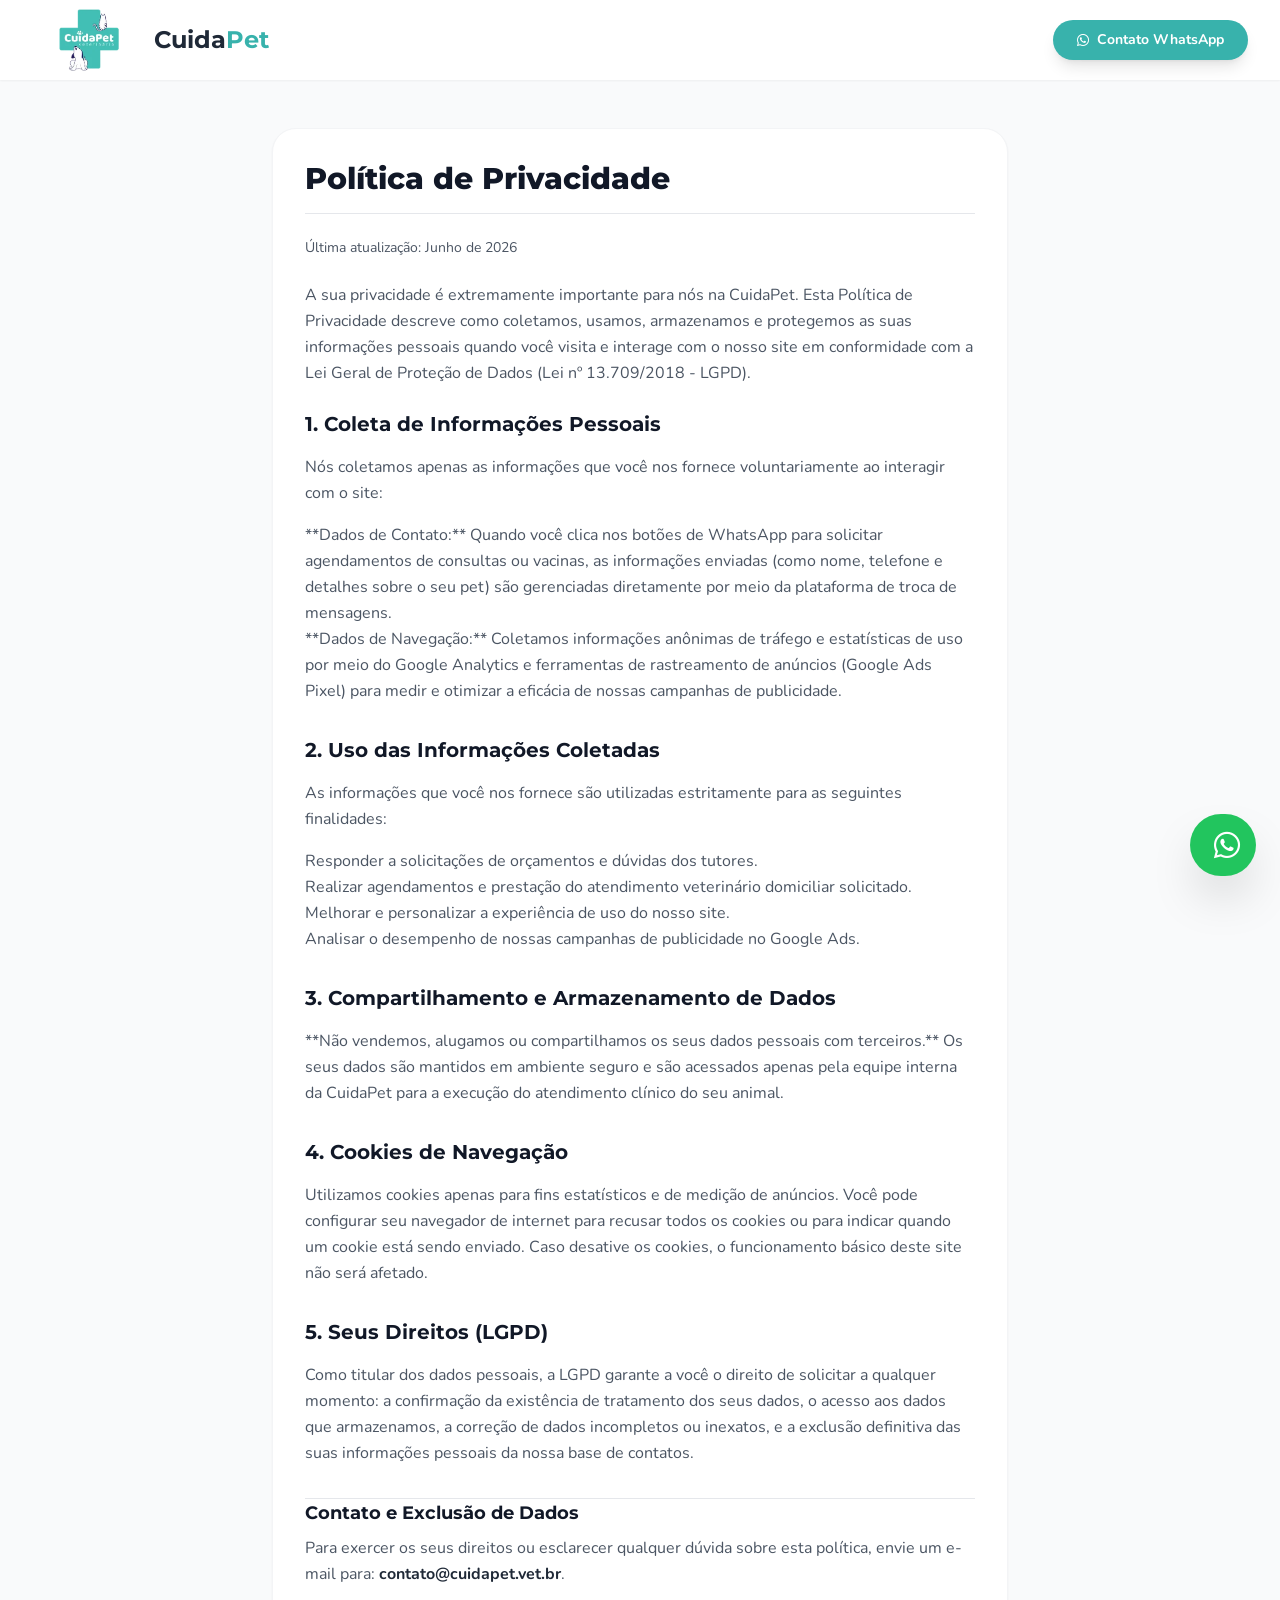
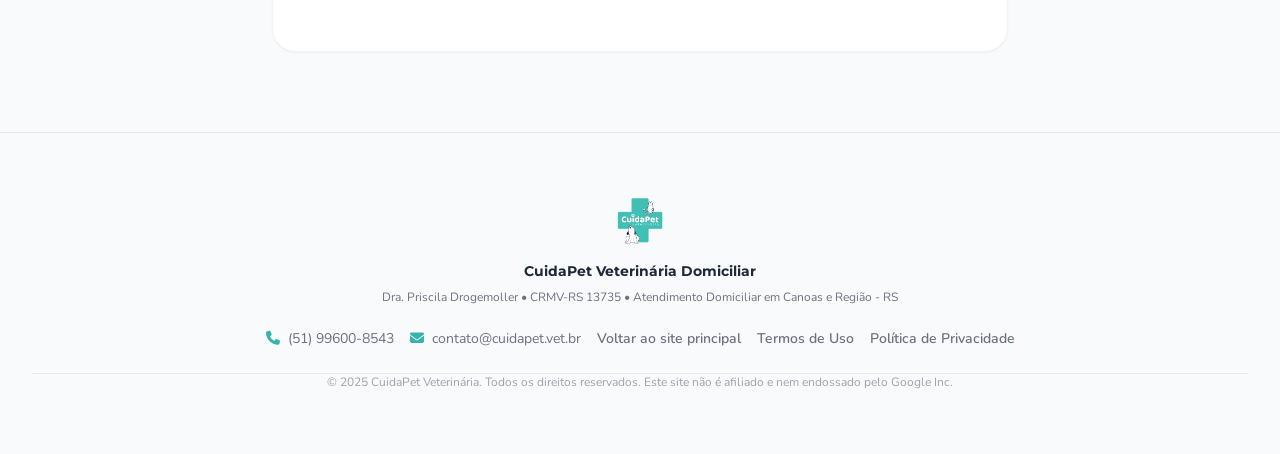
<file: privacidade.html>
<!DOCTYPE html>
<html lang="pt-BR" class="scroll-smooth">

<head>
    <!-- Google tag (gtag.js) -->
    <script>
      window.dataLayer = window.dataLayer || [];
      function gtag(){dataLayer.push(arguments);}

      // Adia o carregamento do script do Gtag para evitar reflows forçados e bloqueio no FCP
      window.addEventListener('load', function() {
        var script = document.createElement('script');
        script.src = "https://www.googletagmanager.com/gtag/js?id=G-8RZ68FZBHE";
        script.async = true;
        document.head.appendChild(script);

        gtag('js', new Date());
        gtag('config', 'G-8RZ68FZBHE');
        gtag('config', 'AW-977475421');
      });

      // Rastreamento automático de cliques no WhatsApp (Google Ads Conversion)
      document.addEventListener('DOMContentLoaded', function() {
        document.querySelectorAll('a[href*="wa.me"]').forEach(function(link) {
          link.addEventListener('click', function() {
            if (typeof gtag !== 'undefined') {
              gtag('event', 'conversion', {
                'send_to': 'AW-977475421/Ha_YCJ_MwOYYEN2ujNID'
              });
            }
          });
        });
      });
    </script>
    <meta charset="UTF-8">
    <meta name="viewport" content="width=device-width, initial-scale=1.0">
    <title>Política de Privacidade | CuidaPet Veterinária</title>
    <meta name="description" content="Diretrizes de privacidade e tratamento de dados da CuidaPet Veterinária Domiciliar em conformidade com a LGPD. Saiba como protegemos seus dados.">
    <meta name="robots" content="noindex, follow">
    <meta name="theme-color" content="#38B2AC">
    <link rel="canonical" href="https://cuidapet.vet.br/privacidade.html">

    <!-- Open Graph / Facebook -->
    <meta property="og:type" content="website">
    <meta property="og:url" content="https://cuidapet.vet.br/privacidade.html">
    <meta property="og:title" content="Política de Privacidade | CuidaPet Veterinária">
    <meta property="og:description" content="Diretrizes de privacidade e tratamento de dados da CuidaPet Veterinária Domiciliar em conformidade com a LGPD. Saiba como protegemos seus dados.">

    <!-- Twitter -->
    <meta property="twitter:card" content="summary">
    <meta property="twitter:url" content="https://cuidapet.vet.br/privacidade.html">
    <meta property="twitter:title" content="Política de Privacidade | CuidaPet Veterinária">
    <meta property="twitter:description" content="Diretrizes de privacidade e tratamento de dados da CuidaPet Veterinária Domiciliar em conformidade com a LGPD. Saiba como protegemos seus dados.">
    <link rel="apple-touch-icon" sizes="180x180" href="apple-touch-icon.png">
    <link rel="icon" type="image/png" sizes="32x32" href="favicon-32x32.png">
    <link rel="icon" type="image/png" sizes="16x16" href="favicon-16x16.png">
    <link rel="manifest" href="site.webmanifest">
    <link rel="shortcut icon" href="favicon.ico">

    <link rel="stylesheet" href="style.css">

    <!-- Preconnect and Preload -->
    <link rel="preconnect" href="https://fonts.googleapis.com">
    <link rel="preconnect" href="https://fonts.gstatic.com" crossorigin>
    <link rel="preload" as="style" href="https://fonts.googleapis.com/css2?family=Montserrat:wght@400;600;700;800&family=Nunito:wght@400;600;700&display=swap">

    <!-- Google Fonts (Optimized) -->
    <link href="https://fonts.googleapis.com/css2?family=Montserrat:wght@400;600;700;800&family=Nunito:wght@400;600;700&display=swap"
        rel="stylesheet" media="print" onload="this.media='all'">
    <noscript>
        <link href="https://fonts.googleapis.com/css2?family=Montserrat:wght@400;600;700;800&family=Nunito:wght@400;600;700&display=swap"
            rel="stylesheet">
    </noscript>

    <!-- FontAwesome Icons (Deferred) -->
    <link rel="stylesheet" href="/css/all.min.css"
        media="print" onload="this.media='all'">
    <noscript>
        <link rel="stylesheet" href="/css/all.min.css">
    </noscript>
</head>

<body class="font-sans text-gray-600 antialiased bg-gray-50">

    <!-- Header Simplificado -->
    <nav class="fixed w-full z-50 bg-white/90 backdrop-blur-md shadow-sm transition-all duration-300" id="navbar">
        <div class="max-w-7xl mx-auto px-4 sm:px-6 lg:px-8">
            <div class="flex justify-between items-center h-20">
                <!-- Logo -->
                <div class="flex-shrink-0 flex items-center gap-2 cursor-pointer" onclick="window.location.href='index.html'">
                    <img src="images/logo.webp" alt="Logotipo CuidaPet - Veterinária Domiciliar" class="h-16 w-auto object-contain">
                    <span class="font-heading font-bold text-2xl text-gray-800">Cuida<span class="text-brand">Pet</span></span>
                </div>

                <!-- CTA Button -->
                <div>
                    <a href="https://wa.me/555196008543" 
                        target="_blank"
                        aria-label="Agendar via WhatsApp"
                        class="bg-brand hover:bg-brand-dark text-white px-6 py-2.5 rounded-full font-bold shadow-lg hover:shadow-brand/50 transition-all transform hover:-translate-y-0.5 flex items-center gap-2 text-sm sm:text-base">
                        <i class="fa-brands fa-whatsapp"></i> Contato WhatsApp
                    </a>
                </div>
            </div>
        </div>
    </nav>

    <!-- Content Section -->
    <main class="pt-32 pb-20 max-w-3xl mx-auto px-4">
        <div class="bg-white p-8 md:p-12 rounded-3xl shadow-sm border border-gray-100 my-8">
            <h1 class="font-heading text-3xl font-extrabold text-gray-900 mb-6 border-b pb-4">Política de Privacidade</h1>
            
            <p class="text-sm text-gray-450 mb-6">Última atualização: Junho de 2026</p>

            <p class="leading-relaxed mb-6">
                A sua privacidade é extremamente importante para nós na CuidaPet. Esta Política de Privacidade descreve como coletamos, usamos, armazenamos e protegemos as suas informações pessoais quando você visita e interage com o nosso site em conformidade com a Lei Geral de Proteção de Dados (Lei nº 13.709/2018 - LGPD).
            </p>

            <section class="mb-8">
                <h2 class="font-heading text-xl font-bold text-gray-900 mb-4">1. Coleta de Informações Pessoais</h2>
                <p class="leading-relaxed mb-4">
                    Nós coletamos apenas as informações que você nos fornece voluntariamente ao interagir com o site:
                </p>
                <ul class="list-disc pl-6 mb-4 space-y-2 leading-relaxed">
                    <li>**Dados de Contato:** Quando você clica nos botões de WhatsApp para solicitar agendamentos de consultas ou vacinas, as informações enviadas (como nome, telefone e detalhes sobre o seu pet) são gerenciadas diretamente por meio da plataforma de troca de mensagens.</li>
                    <li>**Dados de Navegação:** Coletamos informações anônimas de tráfego e estatísticas de uso por meio do Google Analytics e ferramentas de rastreamento de anúncios (Google Ads Pixel) para medir e otimizar a eficácia de nossas campanhas de publicidade.</li>
                </ul>
            </section>

            <section class="mb-8">
                <h2 class="font-heading text-xl font-bold text-gray-900 mb-4">2. Uso das Informações Coletadas</h2>
                <p class="leading-relaxed mb-4">
                    As informações que você nos fornece são utilizadas estritamente para as seguintes finalidades:
                </p>
                <ul class="list-disc pl-6 mb-4 space-y-2 leading-relaxed">
                    <li>Responder a solicitações de orçamentos e dúvidas dos tutores.</li>
                    <li>Realizar agendamentos e prestação do atendimento veterinário domiciliar solicitado.</li>
                    <li>Melhorar e personalizar a experiência de uso do nosso site.</li>
                    <li>Analisar o desempenho de nossas campanhas de publicidade no Google Ads.</li>
                </ul>
            </section>

            <section class="mb-8">
                <h2 class="font-heading text-xl font-bold text-gray-900 mb-4">3. Compartilhamento e Armazenamento de Dados</h2>
                <p class="leading-relaxed mb-4">
                    **Não vendemos, alugamos ou compartilhamos os seus dados pessoais com terceiros.** Os seus dados são mantidos em ambiente seguro e são acessados apenas pela equipe interna da CuidaPet para a execução do atendimento clínico do seu animal.
                </p>
            </section>

            <section class="mb-8">
                <h2 class="font-heading text-xl font-bold text-gray-900 mb-4">4. Cookies de Navegação</h2>
                <p class="leading-relaxed mb-4">
                    Utilizamos cookies apenas para fins estatísticos e de medição de anúncios. Você pode configurar seu navegador de internet para recusar todos os cookies ou para indicar quando um cookie está sendo enviado. Caso desative os cookies, o funcionamento básico deste site não será afetado.
                </p>
            </section>

            <section class="mb-8">
                <h2 class="font-heading text-xl font-bold text-gray-900 mb-4">5. Seus Direitos (LGPD)</h2>
                <p class="leading-relaxed mb-4">
                    Como titular dos dados pessoais, a LGPD garante a você o direito de solicitar a qualquer momento: a confirmação da existência de tratamento dos seus dados, o acesso aos dados que armazenamos, a correção de dados incompletos ou inexatos, e a exclusão definitiva das suas informações pessoais da nossa base de contatos.
                </p>
            </section>

            <section class="mb-8 border-t pt-6">
                <h2 class="font-heading text-lg font-bold text-gray-900 mb-2">Contato e Exclusão de Dados</h2>
                <p class="leading-relaxed">
                    Para exercer os seus direitos ou esclarecer qualquer dúvida sobre esta política, envie um e-mail para: <strong class="text-gray-800">contato&#64;cuidapet.vet.br</strong>.
                </p>
            </section>
        </div>
    </main>

    <!-- Footer Simplificado -->
    <footer class="bg-gray-50 text-gray-600 py-16 border-t border-gray-200">
        <div class="max-w-7xl mx-auto px-4 sm:px-6 lg:px-8 text-center">
            <div class="flex flex-col items-center justify-center gap-2 mb-6">
                <img src="images/logo.webp" alt="Logotipo CuidaPet - Saúde Animal" class="h-12 w-auto object-contain mb-2">
                <p class="text-sm font-bold text-gray-800 font-heading">CuidaPet Veterinária Domiciliar</p>
                <p class="text-xs text-gray-500">Dra. Priscila Drogemoller &bull; CRMV-RS 13735 &bull; Atendimento Domiciliar em Canoas e Região - RS</p>
            </div>

            <div class="flex flex-wrap items-center justify-center gap-4 text-sm mb-6">
                <span class="text-gray-500"><i class="fa-solid fa-phone text-brand mr-1"></i> (51) 99600-8543</span>
                <span class="text-gray-500"><i class="fa-solid fa-envelope text-brand mr-1"></i> contato&#64;cuidapet.vet.br</span>
                <a href="index.html" class="text-gray-500 hover:text-brand transition-colors font-semibold">Voltar ao site principal</a>
                <a href="termos.html" class="text-gray-500 hover:text-brand transition-colors font-semibold">Termos de Uso</a>
                <a href="privacidade.html" class="text-gray-500 hover:text-brand transition-colors font-semibold">Política de Privacidade</a>
            </div>

            <div class="border-t border-gray-200 pt-6 text-xs text-gray-400">
                <p>&copy; 2025 CuidaPet Veterinária. Todos os direitos reservados. Este site não é afiliado e nem endossado pelo Google Inc.</p>
            </div>
        </div>
    </footer>

    <!-- Floating WhatsApp Action Button -->
    <a href="https://wa.me/555196008543" 
        target="_blank"
        class="fixed bottom-6 right-6 z-40 bg-green-500 text-white p-4 rounded-full shadow-2xl hover:bg-green-600 transition-all transform hover:scale-110 flex items-center gap-2 group cursor-pointer">
        <span class="max-w-0 overflow-hidden whitespace-nowrap group-hover:max-w-xs transition-all duration-500 font-bold px-0 group-hover:px-2">Falar no WhatsApp</span>
        <i class="fa-brands fa-whatsapp text-3xl"></i>
    </a>

    <!-- Scripts -->
    <script>
        const navbar = document.getElementById('navbar');
        window.addEventListener('scroll', () => {
            if (window.scrollY > 50) {
                navbar.classList.add('shadow-md');
            } else {
                navbar.classList.remove('shadow-md');
            }
        });
    </script>
</body>

</html>
</file>
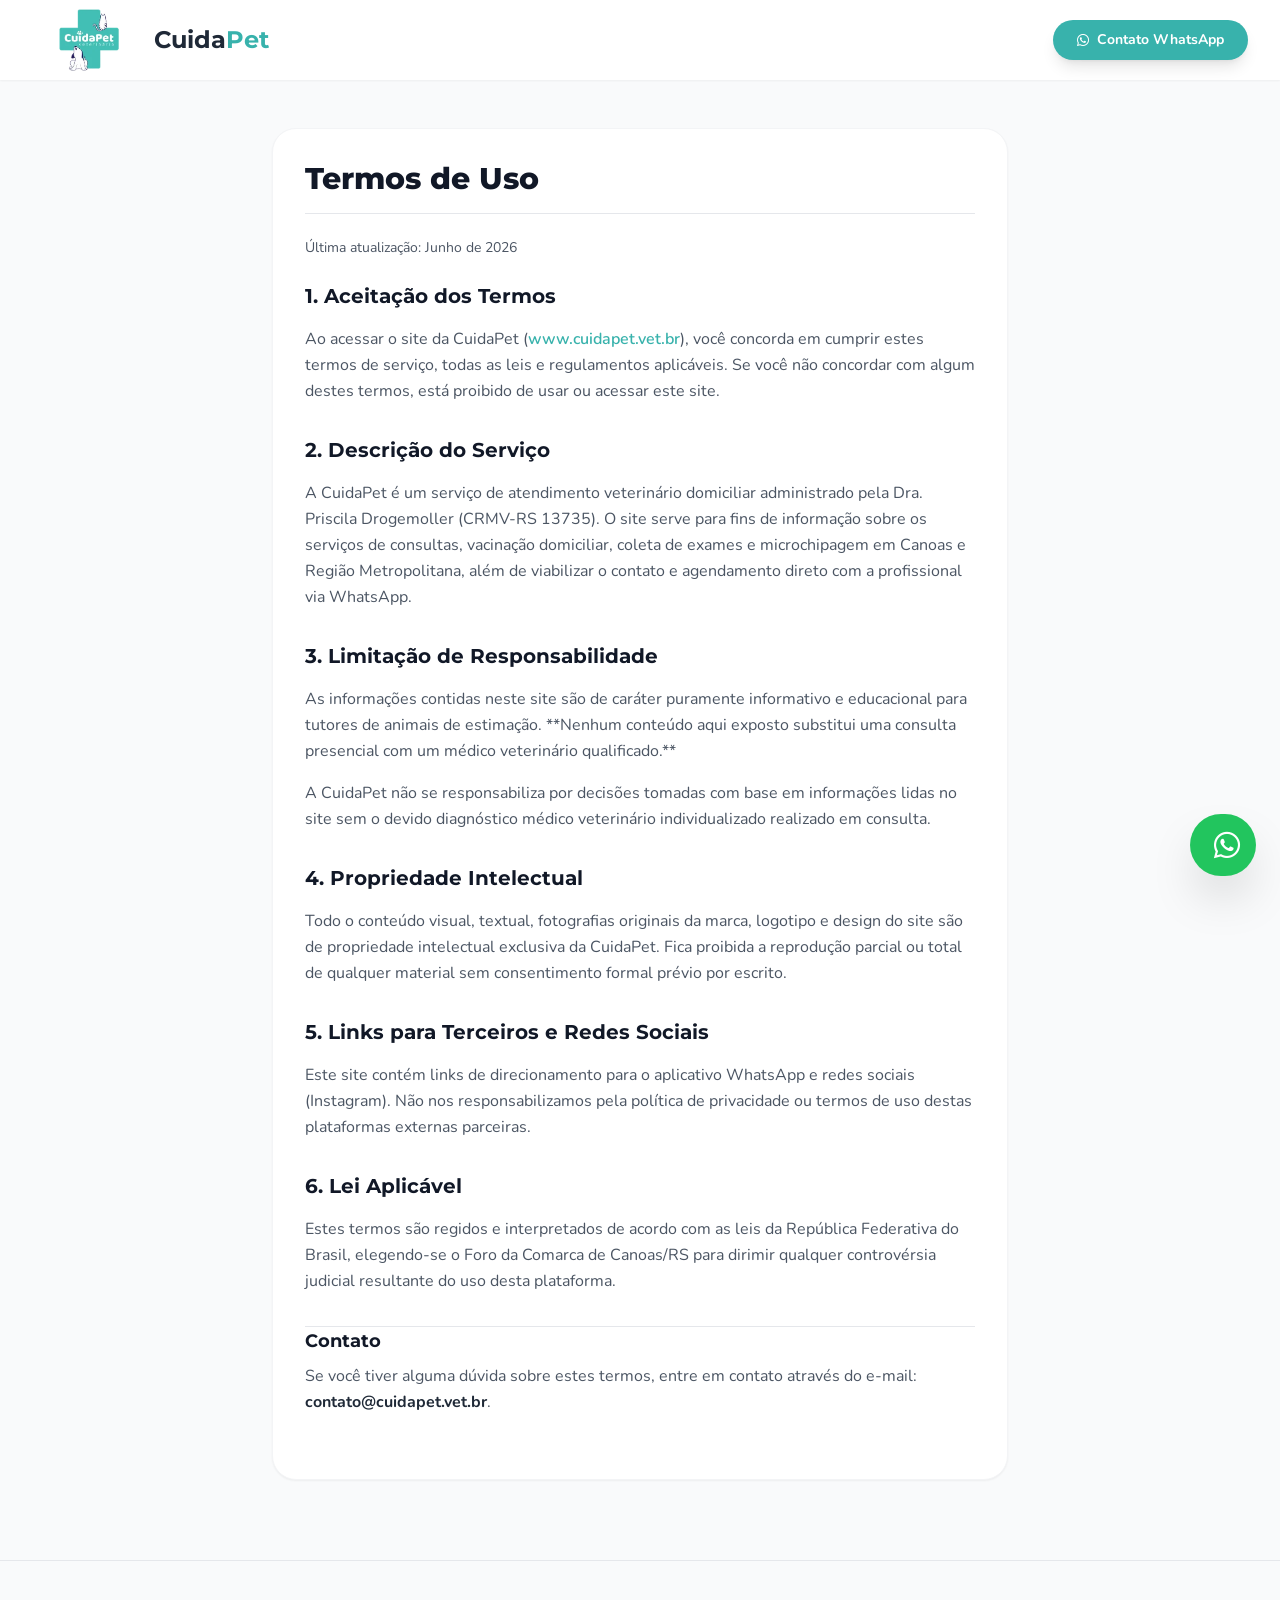
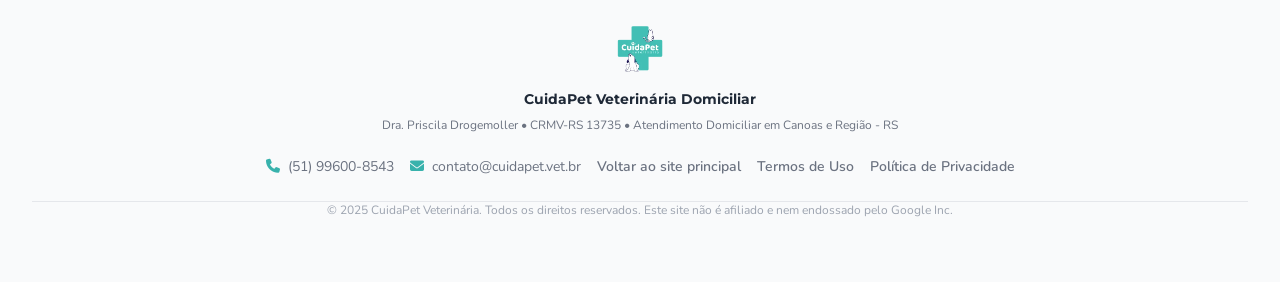
<file: termos.html>
<!DOCTYPE html>
<html lang="pt-BR" class="scroll-smooth">

<head>
    <!-- Google tag (gtag.js) -->
    <script>
      window.dataLayer = window.dataLayer || [];
      function gtag(){dataLayer.push(arguments);}

      // Adia o carregamento do script do Gtag para evitar reflows forçados e bloqueio no FCP
      window.addEventListener('load', function() {
        var script = document.createElement('script');
        script.src = "https://www.googletagmanager.com/gtag/js?id=G-8RZ68FZBHE";
        script.async = true;
        document.head.appendChild(script);

        gtag('js', new Date());
        gtag('config', 'G-8RZ68FZBHE');
        gtag('config', 'AW-977475421');
      });

      // Rastreamento automático de cliques no WhatsApp (Google Ads Conversion)
      document.addEventListener('DOMContentLoaded', function() {
        document.querySelectorAll('a[href*="wa.me"]').forEach(function(link) {
          link.addEventListener('click', function() {
            if (typeof gtag !== 'undefined') {
              gtag('event', 'conversion', {
                'send_to': 'AW-977475421/Ha_YCJ_MwOYYEN2ujNID'
              });
            }
          });
        });
      });
    </script>
    <meta charset="UTF-8">
    <meta name="viewport" content="width=device-width, initial-scale=1.0">
    <title>Termos de Uso | CuidaPet Veterinária</title>
    <meta name="description" content="Termos de Uso do site CuidaPet Veterinária Domiciliar. Leia as regras e condições de navegação e serviços de atendimento em Canoas e Região.">
    <meta name="robots" content="noindex, follow">
    <meta name="theme-color" content="#38B2AC">
    <link rel="canonical" href="https://cuidapet.vet.br/termos.html">

    <!-- Open Graph / Facebook -->
    <meta property="og:type" content="website">
    <meta property="og:url" content="https://cuidapet.vet.br/termos.html">
    <meta property="og:title" content="Termos de Uso | CuidaPet Veterinária">
    <meta property="og:description" content="Termos de Uso do site CuidaPet Veterinária Domiciliar. Leia as regras e condições de navegação e serviços de atendimento em Canoas e Região.">

    <!-- Twitter -->
    <meta property="twitter:card" content="summary">
    <meta property="twitter:url" content="https://cuidapet.vet.br/termos.html">
    <meta property="twitter:title" content="Termos de Uso | CuidaPet Veterinária">
    <meta property="twitter:description" content="Termos de Uso do site CuidaPet Veterinária Domiciliar. Leia as regras e condições de navegação e serviços de atendimento em Canoas e Região.">
    <link rel="apple-touch-icon" sizes="180x180" href="apple-touch-icon.png">
    <link rel="icon" type="image/png" sizes="32x32" href="favicon-32x32.png">
    <link rel="icon" type="image/png" sizes="16x16" href="favicon-16x16.png">
    <link rel="manifest" href="site.webmanifest">
    <link rel="shortcut icon" href="favicon.ico">

    <link rel="stylesheet" href="style.css">

    <!-- Preconnect and Preload -->
    <link rel="preconnect" href="https://fonts.googleapis.com">
    <link rel="preconnect" href="https://fonts.gstatic.com" crossorigin>
    <link rel="preload" as="style" href="https://fonts.googleapis.com/css2?family=Montserrat:wght@400;600;700;800&family=Nunito:wght@400;600;700&display=swap">

    <!-- Google Fonts (Optimized) -->
    <link href="https://fonts.googleapis.com/css2?family=Montserrat:wght@400;600;700;800&family=Nunito:wght@400;600;700&display=swap"
        rel="stylesheet" media="print" onload="this.media='all'">
    <noscript>
        <link href="https://fonts.googleapis.com/css2?family=Montserrat:wght@400;600;700;800&family=Nunito:wght@400;600;700&display=swap"
            rel="stylesheet">
    </noscript>

    <!-- FontAwesome Icons (Deferred) -->
    <link rel="stylesheet" href="/css/all.min.css"
        media="print" onload="this.media='all'">
    <noscript>
        <link rel="stylesheet" href="/css/all.min.css">
    </noscript>
</head>

<body class="font-sans text-gray-600 antialiased bg-gray-50">

    <!-- Header Simplificado -->
    <nav class="fixed w-full z-50 bg-white/90 backdrop-blur-md shadow-sm transition-all duration-300" id="navbar">
        <div class="max-w-7xl mx-auto px-4 sm:px-6 lg:px-8">
            <div class="flex justify-between items-center h-20">
                <!-- Logo -->
                <div class="flex-shrink-0 flex items-center gap-2 cursor-pointer" onclick="window.location.href='index.html'">
                    <img src="images/logo.webp" alt="Logotipo CuidaPet - Veterinária Domiciliar" class="h-16 w-auto object-contain">
                    <span class="font-heading font-bold text-2xl text-gray-800">Cuida<span class="text-brand">Pet</span></span>
                </div>

                <!-- CTA Button -->
                <div>
                    <a href="https://wa.me/555196008543" 
                        target="_blank"
                        aria-label="Agendar via WhatsApp"
                        class="bg-brand hover:bg-brand-dark text-white px-6 py-2.5 rounded-full font-bold shadow-lg hover:shadow-brand/50 transition-all transform hover:-translate-y-0.5 flex items-center gap-2 text-sm sm:text-base">
                        <i class="fa-brands fa-whatsapp"></i> Contato WhatsApp
                    </a>
                </div>
            </div>
        </div>
    </nav>

    <!-- Content Section -->
    <main class="pt-32 pb-20 max-w-3xl mx-auto px-4">
        <div class="bg-white p-8 md:p-12 rounded-3xl shadow-sm border border-gray-100 my-8">
            <h1 class="font-heading text-3xl font-extrabold text-gray-900 mb-6 border-b pb-4">Termos de Uso</h1>
            
            <p class="text-sm text-gray-450 mb-6">Última atualização: Junho de 2026</p>

            <section class="mb-8">
                <h2 class="font-heading text-xl font-bold text-gray-900 mb-4">1. Aceitação dos Termos</h2>
                <p class="leading-relaxed mb-4">
                    Ao acessar o site da CuidaPet (<a href="index.html" class="text-brand font-semibold hover:underline">www.cuidapet.vet.br</a>), você concorda em cumprir estes termos de serviço, todas as leis e regulamentos aplicáveis. Se você não concordar com algum destes termos, está proibido de usar ou acessar este site.
                </p>
            </section>

            <section class="mb-8">
                <h2 class="font-heading text-xl font-bold text-gray-900 mb-4">2. Descrição do Serviço</h2>
                <p class="leading-relaxed mb-4">
                    A CuidaPet é um serviço de atendimento veterinário domiciliar administrado pela Dra. Priscila Drogemoller (CRMV-RS 13735). O site serve para fins de informação sobre os serviços de consultas, vacinação domiciliar, coleta de exames e microchipagem em Canoas e Região Metropolitana, além de viabilizar o contato e agendamento direto com a profissional via WhatsApp.
                </p>
            </section>

            <section class="mb-8">
                <h2 class="font-heading text-xl font-bold text-gray-900 mb-4">3. Limitação de Responsabilidade</h2>
                <p class="leading-relaxed mb-4">
                    As informações contidas neste site são de caráter puramente informativo e educacional para tutores de animais de estimação. **Nenhum conteúdo aqui exposto substitui uma consulta presencial com um médico veterinário qualificado.**
                </p>
                <p class="leading-relaxed mb-4">
                    A CuidaPet não se responsabiliza por decisões tomadas com base em informações lidas no site sem o devido diagnóstico médico veterinário individualizado realizado em consulta.
                </p>
            </section>

            <section class="mb-8">
                <h2 class="font-heading text-xl font-bold text-gray-900 mb-4">4. Propriedade Intelectual</h2>
                <p class="leading-relaxed mb-4">
                    Todo o conteúdo visual, textual, fotografias originais da marca, logotipo e design do site são de propriedade intelectual exclusiva da CuidaPet. Fica proibida a reprodução parcial ou total de qualquer material sem consentimento formal prévio por escrito.
                </p>
            </section>

            <section class="mb-8">
                <h2 class="font-heading text-xl font-bold text-gray-900 mb-4">5. Links para Terceiros e Redes Sociais</h2>
                <p class="leading-relaxed mb-4">
                    Este site contém links de direcionamento para o aplicativo WhatsApp e redes sociais (Instagram). Não nos responsabilizamos pela política de privacidade ou termos de uso destas plataformas externas parceiras.
                </p>
            </section>

            <section class="mb-8">
                <h2 class="font-heading text-xl font-bold text-gray-900 mb-4">6. Lei Aplicável</h2>
                <p class="leading-relaxed mb-4">
                    Estes termos são regidos e interpretados de acordo com as leis da República Federativa do Brasil, elegendo-se o Foro da Comarca de Canoas/RS para dirimir qualquer controvérsia judicial resultante do uso desta plataforma.
                </p>
            </section>

            <section class="mb-8 border-t pt-6">
                <h2 class="font-heading text-lg font-bold text-gray-900 mb-2">Contato</h2>
                <p class="leading-relaxed">
                    Se você tiver alguma dúvida sobre estes termos, entre em contato através do e-mail: <strong class="text-gray-800">contato&#64;cuidapet.vet.br</strong>.
                </p>
            </section>
        </div>
    </main>

    <!-- Footer Simplificado -->
    <footer class="bg-gray-50 text-gray-600 py-16 border-t border-gray-200">
        <div class="max-w-7xl mx-auto px-4 sm:px-6 lg:px-8 text-center">
            <div class="flex flex-col items-center justify-center gap-2 mb-6">
                <img src="images/logo.webp" alt="Logotipo CuidaPet - Saúde Animal" class="h-12 w-auto object-contain mb-2">
                <p class="text-sm font-bold text-gray-800 font-heading">CuidaPet Veterinária Domiciliar</p>
                <p class="text-xs text-gray-500">Dra. Priscila Drogemoller &bull; CRMV-RS 13735 &bull; Atendimento Domiciliar em Canoas e Região - RS</p>
            </div>

            <div class="flex flex-wrap items-center justify-center gap-4 text-sm mb-6">
                <span class="text-gray-500"><i class="fa-solid fa-phone text-brand mr-1"></i> (51) 99600-8543</span>
                <span class="text-gray-500"><i class="fa-solid fa-envelope text-brand mr-1"></i> contato&#64;cuidapet.vet.br</span>
                <a href="index.html" class="text-gray-500 hover:text-brand transition-colors font-semibold">Voltar ao site principal</a>
                <a href="termos.html" class="text-gray-500 hover:text-brand transition-colors font-semibold">Termos de Uso</a>
                <a href="privacidade.html" class="text-gray-500 hover:text-brand transition-colors font-semibold">Política de Privacidade</a>
            </div>

            <div class="border-t border-gray-200 pt-6 text-xs text-gray-400">
                <p>&copy; 2025 CuidaPet Veterinária. Todos os direitos reservados. Este site não é afiliado e nem endossado pelo Google Inc.</p>
            </div>
        </div>
    </footer>

    <!-- Floating WhatsApp Action Button -->
    <a href="https://wa.me/555196008543" 
        target="_blank"
        class="fixed bottom-6 right-6 z-40 bg-green-500 text-white p-4 rounded-full shadow-2xl hover:bg-green-600 transition-all transform hover:scale-110 flex items-center gap-2 group cursor-pointer">
        <span class="max-w-0 overflow-hidden whitespace-nowrap group-hover:max-w-xs transition-all duration-500 font-bold px-0 group-hover:px-2">Falar no WhatsApp</span>
        <i class="fa-brands fa-whatsapp text-3xl"></i>
    </a>

    <!-- Scripts -->
    <script>
        const navbar = document.getElementById('navbar');
        window.addEventListener('scroll', () => {
            if (window.scrollY > 50) {
                navbar.classList.add('shadow-md');
            } else {
                navbar.classList.remove('shadow-md');
            }
        });
    </script>
</body>

</html>
</file>
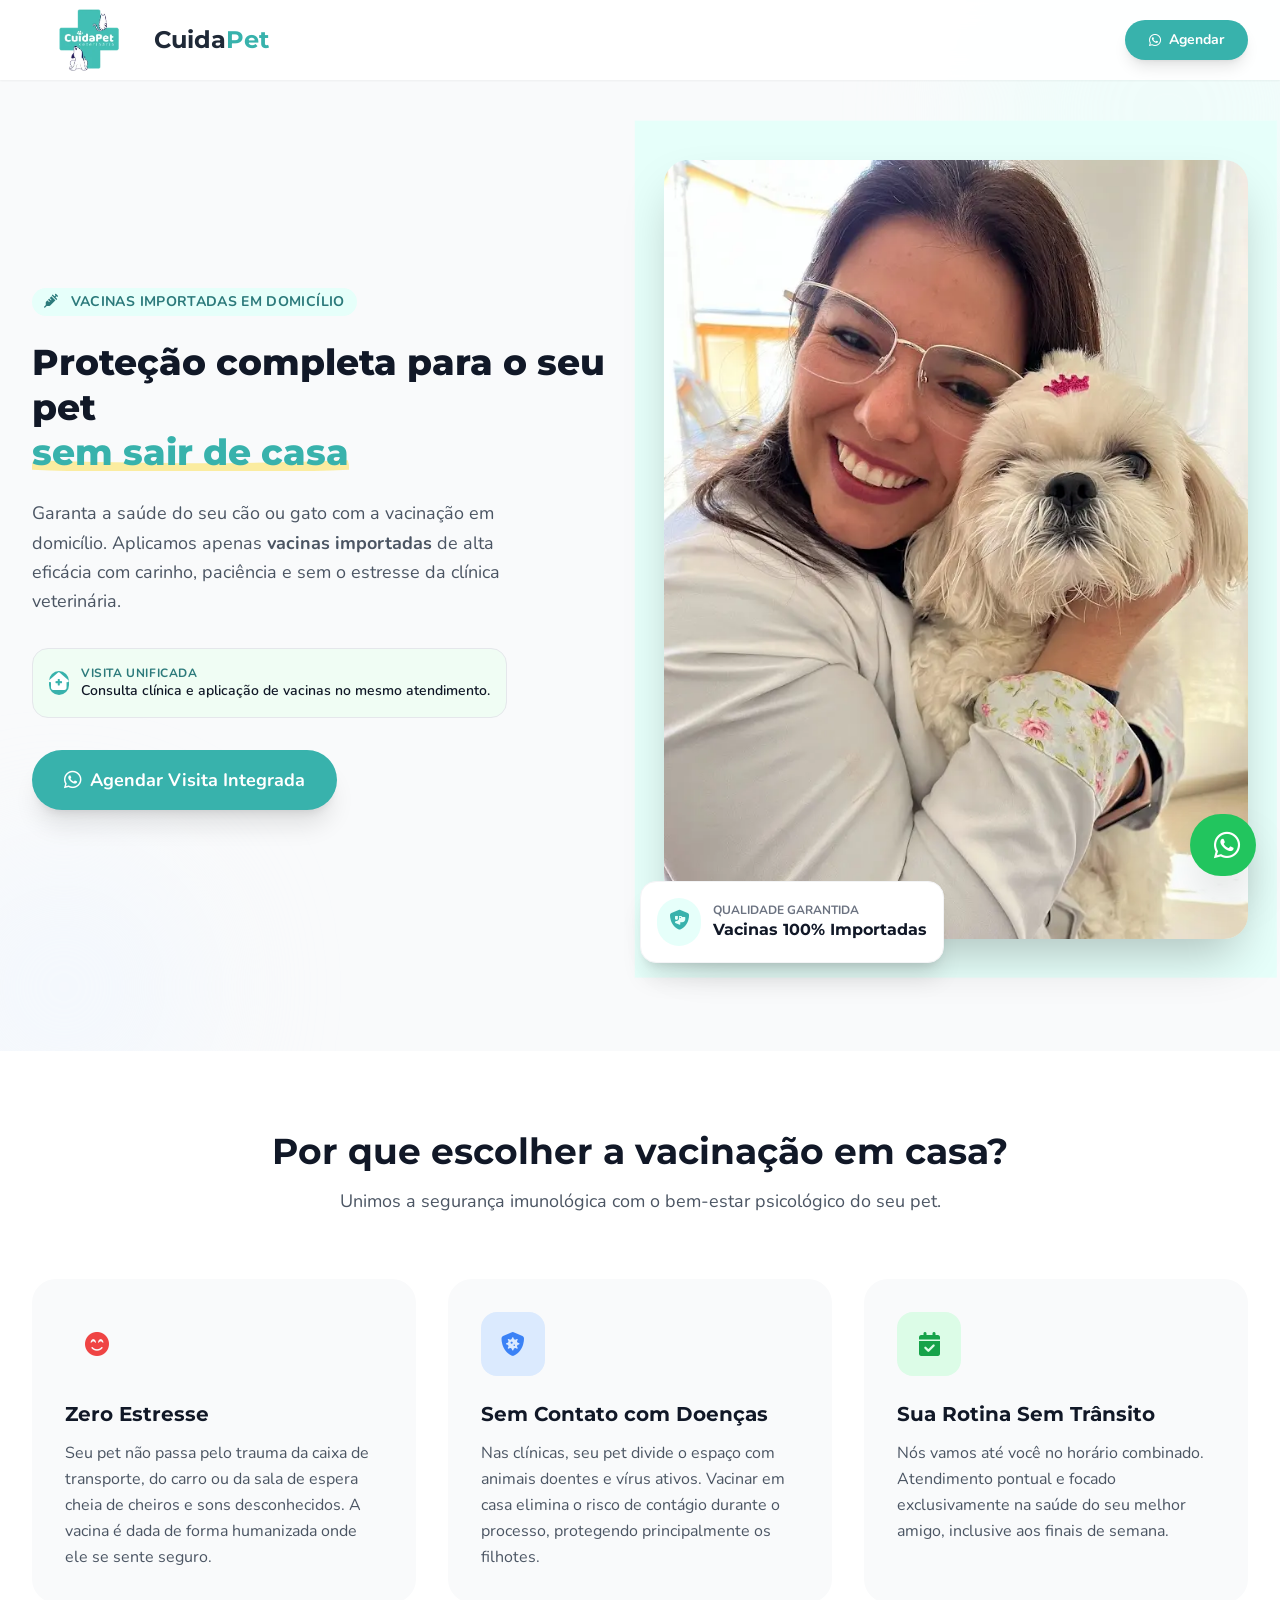
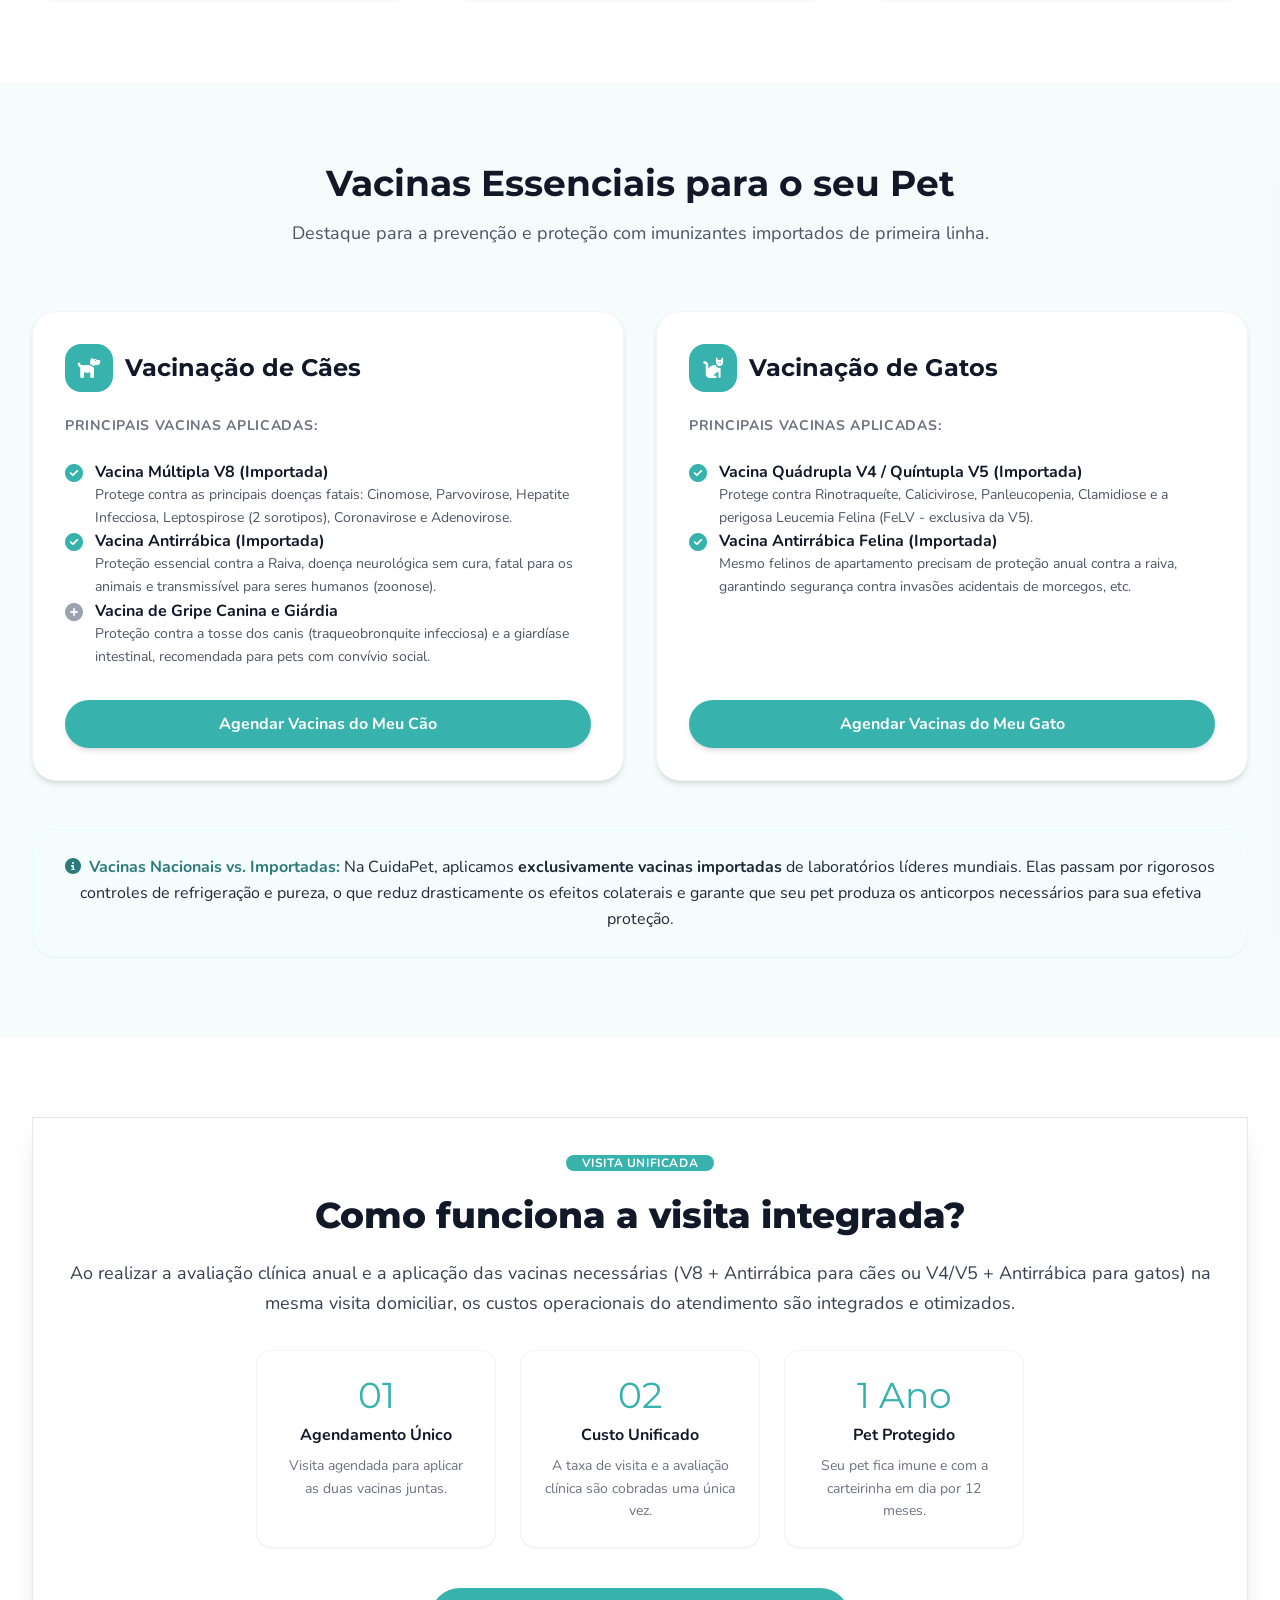
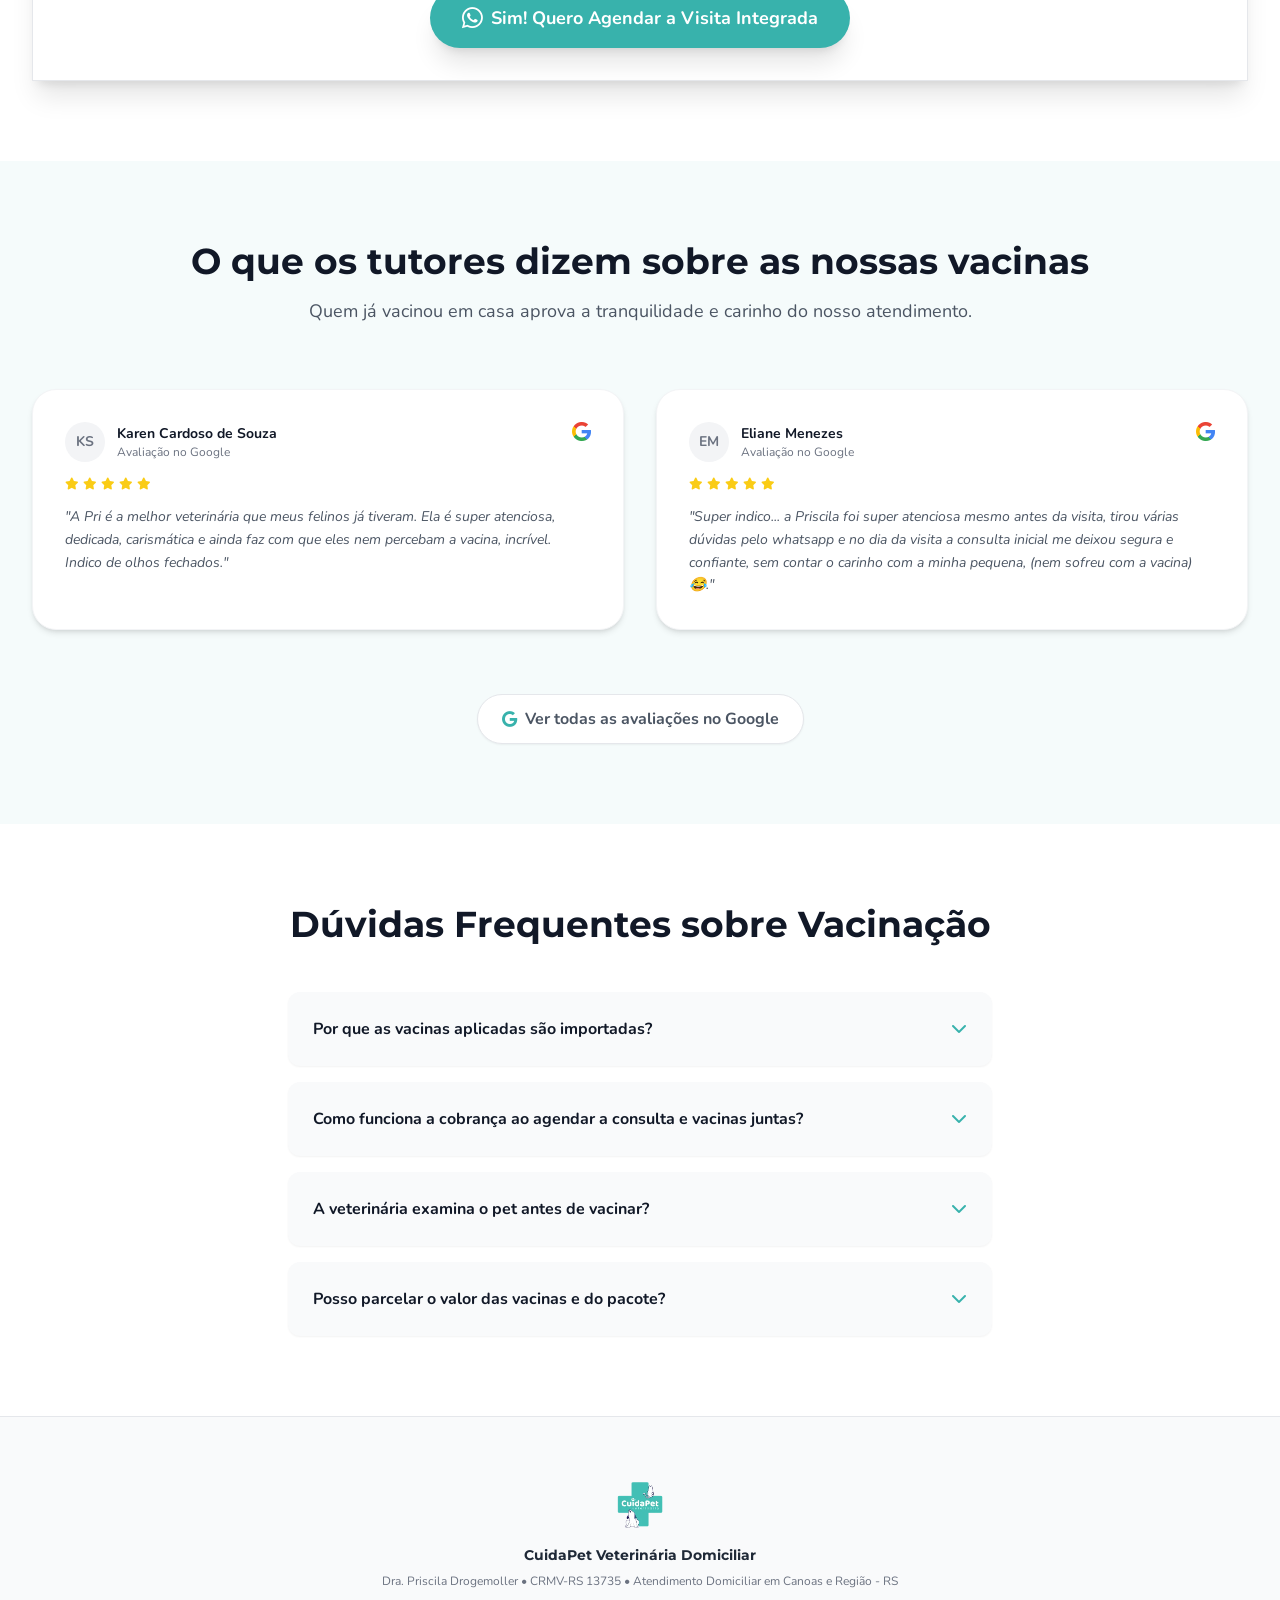
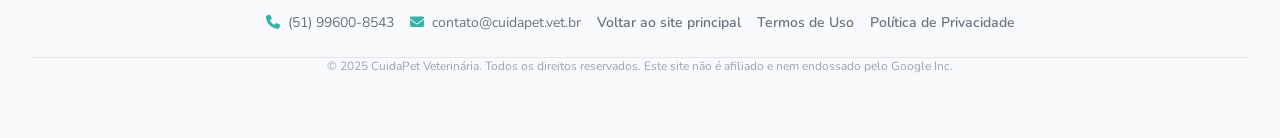
<file: vacinas.html>
<!DOCTYPE html>
<html lang="pt-BR" class="scroll-smooth">

<head>
    <!-- Google tag (gtag.js) -->
    <script>
      window.dataLayer = window.dataLayer || [];
      function gtag(){dataLayer.push(arguments);}

      // Adia o carregamento do script do Gtag para evitar reflows forçados e bloqueio no FCP
      window.addEventListener('load', function() {
        var script = document.createElement('script');
        script.src = "https://www.googletagmanager.com/gtag/js?id=G-8RZ68FZBHE";
        script.async = true;
        document.head.appendChild(script);

        gtag('js', new Date());
        gtag('config', 'G-8RZ68FZBHE');
        gtag('config', 'AW-977475421');
      });

      // Rastreamento automático de cliques no WhatsApp (Google Ads Conversion)
      document.addEventListener('DOMContentLoaded', function() {
        document.querySelectorAll('a[href*="wa.me"]').forEach(function(link) {
          link.addEventListener('click', function() {
            if (typeof gtag !== 'undefined') {
              gtag('event', 'conversion', {
                'send_to': 'AW-977475421/Ha_YCJ_MwOYYEN2ujNID'
              });
            }
          });
        });
      });
    </script>
    <meta charset="UTF-8">
    <meta name="viewport" content="width=device-width, initial-scale=1.0">
    <title>Vacinação Domiciliar de Cães e Gatos | CuidaPet Veterinária</title>
    <meta name="description"
        content="Vacine seu pet no conforto e segurança de casa em Canoas e Região. Vacinas importadas V8, Antirrábica e Felinas sem estresse. Agende a visita integrada!">
    <meta name="robots" content="index, follow">
    <meta name="theme-color" content="#38B2AC">
    <link rel="canonical" href="https://cuidapet.vet.br/vacinas.html">
    <link rel="apple-touch-icon" sizes="180x180" href="apple-touch-icon.png">
    <link rel="icon" type="image/png" sizes="32x32" href="favicon-32x32.png">
    <link rel="icon" type="image/png" sizes="16x16" href="favicon-16x16.png">
    <link rel="manifest" href="site.webmanifest">
    <link rel="shortcut icon" href="favicon.ico">

    <!-- Open Graph / Facebook -->
    <meta property="og:type" content="website">
    <meta property="og:url" content="https://cuidapet.vet.br/vacinas.html">
    <meta property="og:title" content="Vacinação Domiciliar com Vacinas Importadas | CuidaPet">
    <meta property="og:description"
        content="Proteja seu cão ou gato em casa em Canoas e Região. Vacinas importadas sem o estresse da clínica. Agende a visita unificada com vacinas essenciais.">
    <meta property="og:image" content="https://cuidapet.vet.br/images/gallery/img4.webp">

    <!-- Twitter -->
    <meta property="twitter:card" content="summary_large_image">
    <meta property="twitter:url" content="https://cuidapet.vet.br/vacinas.html">
    <meta property="twitter:title" content="Vacinação Domiciliar com Vacinas Importadas | CuidaPet">
    <meta property="twitter:description"
        content="Proteja seu cão ou gato em casa em Canoas e Região. Vacinas importadas sem o estresse da clínica. Agende a visita unificada com vacinas essenciais.">
    <meta property="twitter:image" content="https://cuidapet.vet.br/images/gallery/img4.webp">

    <link rel="stylesheet" href="style.css">

    <!-- Preconnect and Preload -->
    <link rel="preconnect" href="https://fonts.googleapis.com">
    <link rel="preconnect" href="https://fonts.gstatic.com" crossorigin>
    <link rel="preload" as="style" href="https://fonts.googleapis.com/css2?family=Montserrat:wght@400;600;700;800&family=Nunito:wght@400;600;700&display=swap">

    <!-- Google Fonts (Optimized) -->
    <link href="https://fonts.googleapis.com/css2?family=Montserrat:wght@400;600;700;800&family=Nunito:wght@400;600;700&display=swap"
        rel="stylesheet" media="print" onload="this.media='all'">
    <noscript>
        <link href="https://fonts.googleapis.com/css2?family=Montserrat:wght@400;600;700;800&family=Nunito:wght@400;600;700&display=swap"
            rel="stylesheet">
    </noscript>

    <!-- FontAwesome Icons (Deferred) -->
    <link rel="stylesheet" href="/css/all.min.css"
        media="print" onload="this.media='all'">
    <noscript>
        <link rel="stylesheet" href="/css/all.min.css">
    </noscript>
</head>

<body class="font-sans text-gray-600 antialiased bg-gray-50">

    <!-- Header Simplificado (Foco em Conversão) -->
    <nav class="fixed w-full z-50 bg-white/90 backdrop-blur-md shadow-sm transition-all duration-300" id="navbar">
        <div class="max-w-7xl mx-auto px-4 sm:px-6 lg:px-8">
            <div class="flex justify-between items-center h-20">
                <!-- Logo -->
                <div class="flex-shrink-0 flex items-center gap-2 cursor-pointer" onclick="window.scrollTo(0,0)">
                    <img src="images/logo.webp" alt="Logotipo CuidaPet - Veterinária Domiciliar" class="h-16 w-auto object-contain">
                    <span class="font-heading font-bold text-2xl text-gray-800">Cuida<span class="text-brand">Pet</span></span>
                </div>

                <!-- CTA Button -->
                <div>
                    <a href="https://wa.me/555196008543?text=Ol%C3%A1%20Dra.%20Priscila%2C%20vi%20seu%20an%C3%BAncio%20no%20Google%20e%20gostaria%20de%20agendar%20as%20vacinas%20do%20meu%20pet!" 
                        target="_blank"
                        aria-label="Agendar vacinação de pet via WhatsApp"
                        class="bg-brand hover:bg-brand-dark text-white px-6 py-2.5 rounded-full font-bold shadow-lg hover:shadow-brand/50 transition-all transform hover:-translate-y-0.5 flex items-center gap-2 text-sm sm:text-base">
                        <i class="fa-brands fa-whatsapp"></i> <span class="hidden sm:inline">Agendar Vacina</span><span class="inline sm:hidden">Agendar</span>
                    </a>
                </div>
            </div>
        </div>
    </nav>

    <!-- Hero Section -->
    <section id="inicio" class="pt-32 pb-20 lg:pt-40 lg:pb-28 overflow-hidden relative">
        <!-- Background Elements -->
        <div class="absolute top-0 right-0 -mr-20 -mt-20 w-96 h-96 bg-brand-light rounded-full blur-3xl opacity-50 -z-10"></div>
        <div class="absolute bottom-0 left-0 -ml-20 -mb-20 w-72 h-72 bg-blue-50 rounded-full blur-3xl opacity-50 -z-10"></div>

        <div class="max-w-7xl mx-auto px-4 sm:px-6 lg:px-8">
            <div class="grid lg:grid-cols-2 gap-12 items-center">
                <!-- Text Content -->
                <div class="text-center lg:text-left">
                    <span class="inline-block py-1 px-3 rounded-full bg-brand-light text-brand-dark font-bold text-sm mb-6 tracking-wide uppercase">
                        <i class="fa-solid fa-syringe mr-2"></i> Vacinas Importadas em Domicílio
                    </span>
                    <h1 class="font-heading text-4xl lg:text-5xl font-extrabold text-gray-900 leading-tight mb-6">
                        Proteção completa para o seu pet <br>
                        <span class="text-brand relative inline-block">
                            sem sair de casa
                            <svg class="absolute w-full h-3 bottom-1 left-0 text-yellow-300 opacity-50 -z-10"
                                viewBox="0 0 100 10" preserveAspectRatio="none">
                                <path d="M0 5 Q 50 10 100 5" stroke="currentColor" stroke-width="8" fill="none" />
                            </svg>
                        </span>
                    </h1>
                    <p class="text-lg text-gray-600 mb-8 leading-relaxed max-w-lg mx-auto lg:mx-0">
                        Garanta a saúde do seu cão ou gato com a vacinação em domicílio. Aplicamos apenas <strong>vacinas importadas</strong> de alta eficácia com carinho, paciência e sem o estresse da clínica veterinária.
                    </p>

                    <!-- Info Badge -->
                    <div class="inline-flex items-center gap-3 bg-green-50 border border-green-200 p-4 rounded-2xl mb-8 max-w-md text-left mx-auto lg:mx-0">
                        <div class="bg-brand text-white p-2.5 rounded-xl flex-shrink-0" style="background-color: rgb(56 178 172);">
                            <i class="fa-solid fa-house-medical text-lg"></i>
                        </div>
                        <div>
                            <p class="text-xs text-brand-dark font-bold uppercase tracking-wider" style="color: rgb(44 122 123);">Visita Unificada</p>
                            <p class="text-sm font-semibold text-gray-900">Consulta clínica e aplicação de vacinas no mesmo atendimento.</p>
                        </div>
                    </div>

                    <div class="flex flex-col sm:flex-row gap-4 justify-center lg:justify-start">
                        <a href="https://wa.me/555196008543?text=Ol%C3%A1%20Dra.%20Priscila%2C%20vi%20seu%20an%C3%BAncio%20no%20Google%20e%20gostaria%20de%20agendar%20as%20vacinas%20do%20meu%20pet!" 
                            target="_blank"
                            class="bg-brand hover:bg-brand-dark text-white text-lg px-8 py-4 rounded-full font-bold shadow-xl hover:shadow-brand/40 transition-all transform hover:-translate-y-1 text-center flex items-center justify-center gap-2">
                            <i class="fa-brands fa-whatsapp text-xl"></i> Agendar Visita Integrada
                        </a>
                    </div>
                </div>

                <!-- Image Content -->
                <div class="relative lg:h-auto">
                    <!-- Blob Background -->
                    <div class="absolute top-1/2 left-1/2 transform -translate-x-1/2 -translate-y-1/2 w-[110%] h-[110%] bg-brand-light blob-shape -z-10"></div>

                    <div class="relative">
                        <img src="images/gallery/img4.webp" alt="Dra. Priscila realizando vacinação domiciliar segura e humanizada em cão paciente" width="600" height="400"
                            fetchpriority="high"
                            class="rounded-3xl shadow-2xl w-full object-cover h-[450px] lg:h-[550px] transform hover:scale-[1.02] transition-transform duration-500">

                        <!-- Floating Badge -->
                        <div class="absolute -bottom-6 -left-6 bg-white p-4 rounded-2xl shadow-xl border border-gray-100 flex items-center gap-3 animate-bounce"
                            style="animation-duration: 3.5s;">
                            <div class="bg-brand-light p-3 rounded-full text-brand">
                                <i class="fa-solid fa-shield-dog text-xl"></i>
                            </div>
                            <div>
                                <p class="text-xs text-gray-500 font-bold uppercase">Qualidade Garantida</p>
                                <p class="font-heading font-bold text-gray-900 text-base">Vacinas 100% Importadas</p>
                            </div>
                        </div>
                    </div>
                </div>
            </div>
        </div>
    </section>

    <!-- Vantagens Section -->
    <section id="vantagens" class="py-20 bg-white">
        <div class="max-w-7xl mx-auto px-4 sm:px-6 lg:px-8">
            <div class="text-center max-w-3xl mx-auto mb-16">
                <h2 class="font-heading text-3xl md:text-4xl font-bold text-gray-900 mb-4">Por que escolher a vacinação em casa?</h2>
                <p class="text-gray-600 text-lg">Unimos a segurança imunológica com o bem-estar psicológico do seu pet.</p>
            </div>

            <div class="grid md:grid-cols-3 gap-8">
                <!-- Card 1 -->
                <div class="bg-gray-50 p-8 rounded-3xl hover:bg-white hover:shadow-xl transition-all duration-300 border border-transparent hover:border-gray-100 group">
                    <div class="w-16 h-16 bg-red-100 rounded-2xl flex items-center justify-center text-red-500 text-2xl mb-6 group-hover:scale-110 transition-transform">
                        <i class="fa-solid fa-face-smile-beam"></i>
                    </div>
                    <h3 class="font-heading text-xl font-bold text-gray-900 mb-3">Zero Estresse</h3>
                    <p class="text-gray-600 leading-relaxed">
                        Seu pet não passa pelo trauma da caixa de transporte, do carro ou da sala de espera cheia de cheiros e sons desconhecidos. A vacina é dada de forma humanizada onde ele se sente seguro.
                    </p>
                </div>

                <!-- Card 2 -->
                <div class="bg-gray-50 p-8 rounded-3xl hover:bg-white hover:shadow-xl transition-all duration-300 border border-transparent hover:border-gray-100 group">
                    <div class="w-16 h-16 bg-blue-100 rounded-2xl flex items-center justify-center text-blue-500 text-2xl mb-6 group-hover:scale-110 transition-transform">
                        <i class="fa-solid fa-shield-virus"></i>
                    </div>
                    <h3 class="font-heading text-xl font-bold text-gray-900 mb-3">Sem Contato com Doenças</h3>
                    <p class="text-gray-600 leading-relaxed">
                        Nas clínicas, seu pet divide o espaço com animais doentes e vírus ativos. Vacinar em casa elimina o risco de contágio durante o processo, protegendo principalmente os filhotes.
                    </p>
                </div>

                <!-- Card 3 -->
                <div class="bg-gray-50 p-8 rounded-3xl hover:bg-white hover:shadow-xl transition-all duration-300 border border-transparent hover:border-gray-100 group">
                    <div class="w-16 h-16 bg-green-100 rounded-2xl flex items-center justify-center text-green-600 text-2xl mb-6 group-hover:scale-110 transition-transform">
                        <i class="fa-solid fa-calendar-check"></i>
                    </div>
                    <h3 class="font-heading text-xl font-bold text-gray-900 mb-3">Sua Rotina Sem Trânsito</h3>
                    <p class="text-gray-600 leading-relaxed">
                        Nós vamos até você no horário combinado. Atendimento pontual e focado exclusivamente na saúde do seu melhor amigo, inclusive aos finais de semana.
                    </p>
                </div>
            </div>
        </div>
    </section>

    <!-- Destaque Vacinas Section -->
    <section id="vacinas" class="py-20 bg-brand-light/30">
        <div class="max-w-7xl mx-auto px-4 sm:px-6 lg:px-8">
            <div class="text-center mb-16">
                <h2 class="font-heading text-3xl md:text-4xl font-bold text-gray-900 mb-4">Vacinas Essenciais para o seu Pet</h2>
                <p class="text-gray-600 text-lg">Destaque para a prevenção e proteção com imunizantes importados de primeira linha.</p>
            </div>

            <div class="grid md:grid-cols-2 gap-8 max-w-5xl mx-auto">
                <!-- Cães -->
                <div class="bg-white p-8 rounded-3xl shadow-md border border-gray-100 flex flex-col justify-between">
                    <div>
                        <div class="flex items-center gap-3 mb-6">
                            <div class="bg-brand text-white w-12 h-12 rounded-2xl flex items-center justify-center text-xl">
                                <i class="fa-solid fa-dog"></i>
                            </div>
                            <h3 class="font-heading text-2xl font-bold text-gray-900">Vacinação de Cães</h3>
                        </div>
                        
                        <p class="text-gray-500 text-sm mb-6 uppercase tracking-wider font-bold">Principais Vacinas Aplicadas:</p>
                        
                        <ul class="space-y-6 mb-8">
                            <li class="flex items-start gap-3">
                                <i class="fa-solid fa-circle-check text-brand text-lg mt-1"></i>
                                <div>
                                    <h4 class="font-bold text-gray-900">Vacina Múltipla V8 (Importada)</h4>
                                    <p class="text-gray-600 text-sm leading-relaxed">Protege contra as principais doenças fatais: Cinomose, Parvovirose, Hepatite Infecciosa, Leptospirose (2 sorotipos), Coronavirose e Adenovirose.</p>
                                </div>
                            </li>
                            <li class="flex items-start gap-3">
                                <i class="fa-solid fa-circle-check text-brand text-lg mt-1"></i>
                                <div>
                                    <h4 class="font-bold text-gray-900">Vacina Antirrábica (Importada)</h4>
                                    <p class="text-gray-600 text-sm leading-relaxed">Proteção essencial contra a Raiva, doença neurológica sem cura, fatal para os animais e transmissível para seres humanos (zoonose).</p>
                                </div>
                            </li>
                            <li class="flex items-start gap-3">
                                <i class="fa-solid fa-circle-plus text-gray-400 text-lg mt-1"></i>
                                <div>
                                    <h4 class="font-bold text-gray-900">Vacina de Gripe Canina e Giárdia</h4>
                                    <p class="text-gray-600 text-sm leading-relaxed">Proteção contra a tosse dos canis (traqueobronquite infecciosa) e a giardíase intestinal, recomendada para pets com convívio social.</p>
                                </div>
                            </li>
                        </ul>
                    </div>

                    <a href="https://wa.me/555196008543?text=Ol%C3%A1%20Dra.%20Priscila%2C%20vi%20seu%20an%C3%BAncio%20no%20Google%20e%20gostaria%20de%20agendar%20as%20vacinas%20do%20meu%20c%C3%A3o!" 
                        target="_blank"
                        class="bg-brand hover:bg-brand-dark text-white py-3 rounded-full font-bold shadow-md text-center transition-all block mt-6">
                        Agendar Vacinas do Meu Cão
                    </a>
                </div>

                <!-- Gatos -->
                <div class="bg-white p-8 rounded-3xl shadow-md border border-gray-100 flex flex-col justify-between">
                    <div>
                        <div class="flex items-center gap-3 mb-6">
                            <div class="bg-brand text-white w-12 h-12 rounded-2xl flex items-center justify-center text-xl">
                                <i class="fa-solid fa-cat"></i>
                            </div>
                            <h3 class="font-heading text-2xl font-bold text-gray-900">Vacinação de Gatos</h3>
                        </div>

                        <p class="text-gray-500 text-sm mb-6 uppercase tracking-wider font-bold">Principais Vacinas Aplicadas:</p>

                        <ul class="space-y-6 mb-8">
                            <li class="flex items-start gap-3">
                                <i class="fa-solid fa-circle-check text-brand text-lg mt-1"></i>
                                <div>
                                    <h4 class="font-bold text-gray-900">Vacina Quádrupla V4 / Quíntupla V5 (Importada)</h4>
                                    <p class="text-gray-600 text-sm leading-relaxed">Protege contra Rinotraqueíte, Calicivirose, Panleucopenia, Clamidiose e a perigosa Leucemia Felina (FeLV - exclusiva da V5).</p>
                                </div>
                            </li>
                            <li class="flex items-start gap-3">
                                <i class="fa-solid fa-circle-check text-brand text-lg mt-1"></i>
                                <div>
                                    <h4 class="font-bold text-gray-900">Vacina Antirrábica Felina (Importada)</h4>
                                    <p class="text-gray-600 text-sm leading-relaxed">Mesmo felinos de apartamento precisam de proteção anual contra a raiva, garantindo segurança contra invasões acidentais de morcegos, etc.</p>
                                </div>
                            </li>
                        </ul>
                    </div>

                    <a href="https://wa.me/555196008543?text=Ol%C3%A1%20Dra.%20Priscila%2C%20vi%20seu%20an%C3%BAncio%20no%20Google%20e%20gostaria%20de%20agendar%20as%20vacinas%20do%20meu%20gato!" 
                        target="_blank"
                        class="bg-brand hover:bg-brand-dark text-white py-3 rounded-full font-bold shadow-md text-center transition-all block mt-6">
                        Agendar Vacinas do Meu Gato
                    </a>
                </div>
            </div>

            <!-- Importante Banner -->
            <div class="max-w-5xl mx-auto mt-12 bg-white/70 border border-brand-light rounded-3xl p-6 text-center shadow-sm">
                <p class="text-gray-800 text-base leading-relaxed">
                    <span class="font-bold text-brand-dark"><i class="fa-solid fa-circle-info mr-1"></i> Vacinas Nacionais vs. Importadas:</span>
                    Na CuidaPet, aplicamos <strong>exclusivamente vacinas importadas</strong> de laboratórios líderes mundiais. Elas passam por rigorosos controles de refrigeração e pureza, o que reduz drasticamente os efeitos colaterais e garante que seu pet produza os anticorpos necessários para sua efetiva proteção.
                </p>
            </div>
        </div>
    </section>

    <!-- Atendimento Integrado (Visita Única) -->
    <section id="pacote-anual" class="py-20 bg-white">
        <div class="max-w-4xl mx-auto px-4 sm:px-6 lg:px-8">
            <div class="bg-gradient-to-br from-brand-light/30 to-brand/10 border border-brand-light/80 p-8 md:p-12 rounded-[2.5rem] shadow-xl text-center relative overflow-hidden">
                <!-- Background Blob Decors -->
                <div class="absolute -top-12 -right-12 w-40 h-40 bg-yellow-200 rounded-full blur-2xl opacity-40"></div>
                <div class="absolute -bottom-12 -left-12 w-40 h-40 bg-brand-light rounded-full blur-2xl opacity-40"></div>

                <div class="relative z-10">
                    <span class="inline-block bg-brand text-white font-bold text-xs uppercase px-4 py-1.5 rounded-full tracking-wider mb-6">
                        Visita Unificada
                    </span>
                    <h2 class="font-heading text-3xl md:text-4xl font-extrabold text-gray-900 mb-6">
                        Como funciona a visita integrada?
                    </h2>
                    <p class="text-lg text-gray-700 mb-8 leading-relaxed max-w-2xl mx-auto">
                        Ao realizar a avaliação clínica anual e a aplicação das vacinas necessárias (V8 + Antirrábica para cães ou V4/V5 + Antirrábica para gatos) na mesma visita domiciliar, os custos operacionais do atendimento são integrados e otimizados.
                    </p>

                    <div class="grid md:grid-cols-3 gap-6 mb-10 max-w-3xl mx-auto">
                        <div class="bg-white p-6 rounded-2xl shadow-sm border border-gray-100">
                            <span class="font-heading font-black text-brand text-4xl block mb-2">01</span>
                            <span class="font-bold text-gray-900 text-base block mb-2">Agendamento Único</span>
                            <span class="text-gray-500 text-sm leading-relaxed block">Visita agendada para aplicar as duas vacinas juntas.</span>
                        </div>
                        <div class="bg-white p-6 rounded-2xl shadow-sm border border-gray-100">
                            <span class="font-heading font-black text-brand text-4xl block mb-2">02</span>
                            <span class="font-bold text-gray-900 text-base block mb-2">Custo Unificado</span>
                            <span class="text-gray-500 text-sm leading-relaxed block">A taxa de visita e a avaliação clínica são cobradas uma única vez.</span>
                        </div>
                        <div class="bg-white p-6 rounded-2xl shadow-sm border border-gray-100">
                            <span class="font-heading font-black text-brand text-4xl block mb-2">1 Ano</span>
                            <span class="font-bold text-gray-900 text-base block mb-2">Pet Protegido</span>
                            <span class="text-gray-500 text-sm leading-relaxed block">Seu pet fica imune e com a carteirinha em dia por 12 meses.</span>
                        </div>
                    </div>

                    <a href="https://wa.me/555196008543?text=Ol%C3%A1%20Dra.%20Priscila%2C%20gostaria%20de%20saber%20valores%20e%20agendar%20a%20Visita%20Integrada%20de%20vacinas." 
                        target="_blank"
                        class="inline-flex items-center justify-center gap-2 bg-brand hover:bg-brand-dark text-white text-lg px-8 py-4 rounded-full font-bold shadow-xl hover:shadow-brand/40 transition-all transform hover:-translate-y-1">
                        <i class="fa-brands fa-whatsapp text-2xl"></i> Sim! Quero Agendar a Visita Integrada
                    </a>
                </div>
            </div>
        </div>
    </section>

    <!-- Depoimentos Section -->
    <section class="py-20 bg-brand-light/20">
        <div class="max-w-7xl mx-auto px-4 sm:px-6 lg:px-8">
            <div class="text-center mb-16">
                <h2 class="font-heading text-3xl md:text-4xl font-bold text-gray-900 mb-4">O que os tutores dizem sobre as nossas vacinas</h2>
                <p class="text-gray-600 text-lg">Quem já vacinou em casa aprova a tranquilidade e carinho do nosso atendimento.</p>
            </div>

            <div class="grid md:grid-cols-2 gap-8 max-w-4xl mx-auto">
                <!-- Testemunho 1 (Focado em Vacina) -->
                <div class="bg-white p-8 rounded-3xl shadow-md border border-gray-100 flex flex-col justify-between">
                    <div>
                        <div class="flex justify-between items-start mb-4">
                            <div class="flex items-center gap-3">
                                <div class="w-10 h-10 bg-gray-100 rounded-full flex items-center justify-center text-gray-500">
                                    <span class="font-bold text-sm">KS</span>
                                </div>
                                <div>
                                    <p class="font-bold text-gray-900 text-sm">Karen Cardoso de Souza</p>
                                    <p class="text-xs text-gray-500">Avaliação no Google</p>
                                </div>
                            </div>
                            <i class="fa-brands fa-google text-xl" style="background: conic-gradient(from -45deg, #ea4335 110deg, #4285f4 90deg 180deg, #34a853 180deg 270deg, #fbbc05 270deg) 73% 55%/150% 150% no-repeat; -webkit-background-clip: text; background-clip: text; color: transparent; -webkit-text-fill-color: transparent;"></i>
                        </div>
                        <div class="flex gap-1 text-yellow-400 text-xs mb-4">
                            <i class="fa-solid fa-star"></i>
                            <i class="fa-solid fa-star"></i>
                            <i class="fa-solid fa-star"></i>
                            <i class="fa-solid fa-star"></i>
                            <i class="fa-solid fa-star"></i>
                        </div>
                        <p class="text-gray-600 text-sm leading-relaxed italic">
                            "A Pri é a melhor veterinária que meus felinos já tiveram. Ela é super atenciosa, dedicada, carismática e ainda faz com que eles nem percebam a vacina, incrível. Indico de olhos fechados."
                        </p>
                    </div>
                </div>

                <!-- Testemunho 2 (Focado em Vacina) -->
                <div class="bg-white p-8 rounded-3xl shadow-md border border-gray-100 flex flex-col justify-between">
                    <div>
                        <div class="flex justify-between items-start mb-4">
                            <div class="flex items-center gap-3">
                                <div class="w-10 h-10 bg-gray-100 rounded-full flex items-center justify-center text-gray-500">
                                    <span class="font-bold text-sm">EM</span>
                                </div>
                                <div>
                                    <p class="font-bold text-gray-900 text-sm">Eliane Menezes</p>
                                    <p class="text-xs text-gray-500">Avaliação no Google</p>
                                </div>
                            </div>
                            <i class="fa-brands fa-google text-xl" style="background: conic-gradient(from -45deg, #ea4335 110deg, #4285f4 90deg 180deg, #34a853 180deg 270deg, #fbbc05 270deg) 73% 55%/150% 150% no-repeat; -webkit-background-clip: text; background-clip: text; color: transparent; -webkit-text-fill-color: transparent;"></i>
                        </div>
                        <div class="flex gap-1 text-yellow-400 text-xs mb-4">
                            <i class="fa-solid fa-star"></i>
                            <i class="fa-solid fa-star"></i>
                            <i class="fa-solid fa-star"></i>
                            <i class="fa-solid fa-star"></i>
                            <i class="fa-solid fa-star"></i>
                        </div>
                        <p class="text-gray-600 text-sm leading-relaxed italic">
                            "Super indico... a Priscila foi super atenciosa mesmo antes da visita, tirou várias dúvidas pelo whatsapp e no dia da visita a consulta inicial me deixou segura e confiante, sem contar o carinho com a minha pequena, (nem sofreu com a vacina) 😂."
                        </p>
                    </div>
                </div>
            </div>
            
            <div class="text-center mt-12">
                <a href="https://g.page/r/CfzzuQ9Uh_l4EAE/review" target="_blank"
                    class="inline-flex items-center bg-white border border-gray-200 text-gray-600 px-6 py-3 rounded-full font-bold shadow-sm hover:bg-gray-50 hover:text-brand transition-all gap-2 group"
                    style="margin-top: 1rem;">
                    <i class="fa-brands fa-google text-brand group-hover:scale-110 transition-transform"></i>
                    Ver todas as avaliações no Google
                </a>
            </div>
        </div>
    </section>

    <!-- FAQ Section -->
    <section id="faq" class="py-20 bg-white">
        <div class="max-w-3xl mx-auto px-4 sm:px-6 lg:px-8">
            <h2 class="font-heading text-3xl md:text-4xl font-bold text-gray-900 text-center mb-12">Dúvidas Frequentes sobre Vacinação</h2>

            <div class="space-y-4">
                <details class="group bg-gray-50 rounded-xl shadow-sm cursor-pointer border border-transparent hover:border-brand-light transition-all">
                    <summary class="flex items-center justify-between p-6 font-bold text-gray-900 list-none">
                        Por que as vacinas aplicadas são importadas?
                        <span class="transition group-open:rotate-180">
                            <i class="fa-solid fa-chevron-down text-brand"></i>
                        </span>
                    </summary>
                    <div class="px-6 pb-6 text-gray-600 leading-relaxed text-sm sm:text-base">
                        As vacinas importadas possuem antígenos mais purificados e tecnologias que garantem uma imunização mais segura e duradoura. Além disso, a aplicação e venda de vacinas importadas é restrita ao médico veterinário, que realiza um exame físico prévio e garante que o animal está apto a ser vacinado.
                    </div>
                </details>

                <details class="group bg-gray-50 rounded-xl shadow-sm cursor-pointer border border-transparent hover:border-brand-light transition-all">
                    <summary class="flex items-center justify-between p-6 font-bold text-gray-900 list-none">
                        Como funciona a cobrança ao agendar a consulta e vacinas juntas?
                        <span class="transition group-open:rotate-180">
                            <i class="fa-solid fa-chevron-down text-brand"></i>
                        </span>
                    </summary>
                    <div class="px-6 pb-6 text-gray-600 leading-relaxed text-sm sm:text-base">
                        Quando você agenda a visita domiciliar para realizar a consulta e aplicar as vacinas na mesma data (Ex: V8 + Antirrábica juntas), todos os procedimentos são feitos em um único deslocamento. Isso otimiza os custos operacionais do atendimento em domicílio, permitindo que a taxa de visita seja cobrada uma única vez e resultando em um valor total unificado e mais econômico para o tutor.
                    </div>
                </details>

                <details class="group bg-gray-50 rounded-xl shadow-sm cursor-pointer border border-transparent hover:border-brand-light transition-all">
                    <summary class="flex items-center justify-between p-6 font-bold text-gray-900 list-none">
                        A veterinária examina o pet antes de vacinar?
                        <span class="transition group-open:rotate-180">
                            <i class="fa-solid fa-chevron-down text-brand"></i>
                        </span>
                    </summary>
                    <div class="px-6 pb-6 text-gray-600 leading-relaxed text-sm sm:text-base">
                        Sim, obrigatoriamente. Um animal só pode receber vacinas se estiver saudável. Antes de aplicar qualquer dose, a Dra. Priscila realiza uma consulta com avaliação física completa (temperatura, mucosas, ausculta cardíaca e pulmonar). Se houver febre ou qualquer infecção ativa, a vacina é adiada para a segurança do pet.
                    </div>
                </details>

                <details class="group bg-gray-50 rounded-xl shadow-sm cursor-pointer border border-transparent hover:border-brand-light transition-all">
                    <summary class="flex items-center justify-between p-6 font-bold text-gray-900 list-none">
                        Posso parcelar o valor das vacinas e do pacote?
                        <span class="transition group-open:rotate-180">
                            <i class="fa-solid fa-chevron-down text-brand"></i>
                        </span>
                    </summary>
                    <div class="px-6 pb-6 text-gray-600 leading-relaxed text-sm sm:text-base">
                        Sim. Aceitamos cartões de crédito com possibilidade de parcelamento, além de pagamentos via PIX e dinheiro no momento do atendimento.
                    </div>
                </details>
            </div>
        </div>
    </section>

    <!-- Footer Simplificado (Foco em Conversão e Confiança) -->
    <footer class="bg-gray-50 text-gray-600 py-16 border-t border-gray-200">
        <div class="max-w-7xl mx-auto px-4 sm:px-6 lg:px-8 text-center">
            <!-- Logo e CRMV -->
            <div class="flex flex-col items-center justify-center gap-2 mb-6">
                <img src="images/logo.webp" alt="Logotipo CuidaPet - Saúde Animal" class="h-12 w-auto object-contain mb-2">
                <p class="text-sm font-bold text-gray-800 font-heading">CuidaPet Veterinária Domiciliar</p>
                <p class="text-xs text-gray-500">Dra. Priscila Drogemoller &bull; CRMV-RS 13735 &bull; Atendimento Domiciliar em Canoas e Região - RS</p>
            </div>

            <!-- Contatos e Links Legais -->
            <div class="flex flex-wrap items-center justify-center gap-4 text-sm mb-6">
                <span class="text-gray-500"><i class="fa-solid fa-phone text-brand mr-1"></i> (51) 99600-8543</span>
                <span class="text-gray-500"><i class="fa-solid fa-envelope text-brand mr-1"></i> contato&#64;cuidapet.vet.br</span>
                <a href="index.html" class="text-gray-500 hover:text-brand transition-colors font-semibold">Voltar ao site principal</a>
                <a href="termos.html" class="text-gray-500 hover:text-brand transition-colors font-semibold">Termos de Uso</a>
                <a href="privacidade.html" class="text-gray-500 hover:text-brand transition-colors font-semibold">Política de Privacidade</a>
            </div>

            <!-- Copyright -->
            <div class="border-t border-gray-200 pt-6 text-xs text-gray-400">
                <p>&copy; 2025 CuidaPet Veterinária. Todos os direitos reservados. Este site não é afiliado e nem endossado pelo Google Inc.</p>
            </div>
        </div>
    </footer>

    <!-- Floating WhatsApp Action Button -->
    <a href="https://wa.me/555196008543?text=Ol%C3%A1%20Dra.%20Priscila%2C%20vi%20seu%20an%C3%BAncio%20no%20Google%20e%20gostaria%20de%20agendar%20as%20vacinas%20do%20meu%20pet!" 
        target="_blank"
        class="fixed bottom-6 right-6 z-40 bg-green-500 text-white p-4 rounded-full shadow-2xl hover:bg-green-600 transition-all transform hover:scale-110 flex items-center gap-2 group cursor-pointer">
        <span class="max-w-0 overflow-hidden whitespace-nowrap group-hover:max-w-xs transition-all duration-500 font-bold px-0 group-hover:px-2">Agendar Vacinas</span>
        <i class="fa-brands fa-whatsapp text-3xl"></i>
    </a>

    <!-- Scripts -->
    <script>
        // Navbar Scroll Effect
        const navbar = document.getElementById('navbar');
        window.addEventListener('scroll', () => {
            if (window.scrollY > 50) {
                navbar.classList.add('shadow-md');
            } else {
                navbar.classList.remove('shadow-md');
            }
        });
    </script>
</body>

</html>
</file>
<file: style.css>
*,
::before,
::after {
    --tw-border-spacing-x: 0;
    --tw-border-spacing-y: 0;
    --tw-translate-x: 0;
    --tw-translate-y: 0;
    --tw-rotate: 0;
    --tw-skew-x: 0;
    --tw-skew-y: 0;
    --tw-scale-x: 1;
    --tw-scale-y: 1;
    --tw-pan-x: ;
    --tw-pan-y: ;
    --tw-pinch-zoom: ;
    --tw-scroll-snap-strictness: proximity;
    --tw-gradient-from-position: ;
    --tw-gradient-via-position: ;
    --tw-gradient-to-position: ;
    --tw-ordinal: ;
    --tw-slashed-zero: ;
    --tw-numeric-figure: ;
    --tw-numeric-spacing: ;
    --tw-numeric-fraction: ;
    --tw-ring-inset: ;
    --tw-ring-offset-width: 0px;
    --tw-ring-offset-color: #fff;
    --tw-ring-color: rgb(59 130 246 / 0.5);
    --tw-ring-offset-shadow: 0 0 #0000;
    --tw-ring-shadow: 0 0 #0000;
    --tw-shadow: 0 0 #0000;
    --tw-shadow-colored: 0 0 #0000;
    --tw-blur: ;
    --tw-brightness: ;
    --tw-contrast: ;
    --tw-grayscale: ;
    --tw-hue-rotate: ;
    --tw-invert: ;
    --tw-saturate: ;
    --tw-sepia: ;
    --tw-drop-shadow: ;
    --tw-backdrop-blur: ;
    --tw-backdrop-brightness: ;
    --tw-backdrop-contrast: ;
    --tw-backdrop-grayscale: ;
    --tw-backdrop-hue-rotate: ;
    --tw-backdrop-invert: ;
    --tw-backdrop-opacity: ;
    --tw-backdrop-saturate: ;
    --tw-backdrop-sepia: ;
    --tw-contain-size: ;
    --tw-contain-layout: ;
    --tw-contain-paint: ;
    --tw-contain-style:
}

::backdrop {
    --tw-border-spacing-x: 0;
    --tw-border-spacing-y: 0;
    --tw-translate-x: 0;
    --tw-translate-y: 0;
    --tw-rotate: 0;
    --tw-skew-x: 0;
    --tw-skew-y: 0;
    --tw-scale-x: 1;
    --tw-scale-y: 1;
    --tw-pan-x: ;
    --tw-pan-y: ;
    --tw-pinch-zoom: ;
    --tw-scroll-snap-strictness: proximity;
    --tw-gradient-from-position: ;
    --tw-gradient-via-position: ;
    --tw-gradient-to-position: ;
    --tw-ordinal: ;
    --tw-slashed-zero: ;
    --tw-numeric-figure: ;
    --tw-numeric-spacing: ;
    --tw-numeric-fraction: ;
    --tw-ring-inset: ;
    --tw-ring-offset-width: 0px;
    --tw-ring-offset-color: #fff;
    --tw-ring-color: rgb(59 130 246 / 0.5);
    --tw-ring-offset-shadow: 0 0 #0000;
    --tw-ring-shadow: 0 0 #0000;
    --tw-shadow: 0 0 #0000;
    --tw-shadow-colored: 0 0 #0000;
    --tw-blur: ;
    --tw-brightness: ;
    --tw-contrast: ;
    --tw-grayscale: ;
    --tw-hue-rotate: ;
    --tw-invert: ;
    --tw-saturate: ;
    --tw-sepia: ;
    --tw-drop-shadow: ;
    --tw-backdrop-blur: ;
    --tw-backdrop-brightness: ;
    --tw-backdrop-contrast: ;
    --tw-backdrop-grayscale: ;
    --tw-backdrop-hue-rotate: ;
    --tw-backdrop-invert: ;
    --tw-backdrop-opacity: ;
    --tw-backdrop-saturate: ;
    --tw-backdrop-sepia: ;
    --tw-contain-size: ;
    --tw-contain-layout: ;
    --tw-contain-paint: ;
    --tw-contain-style:
}

/* ! tailwindcss v3.4.17 | MIT License | https://tailwindcss.com */
*,
::after,
::before {
    box-sizing: border-box;
    border-width: 0;
    border-style: solid;
    border-color: #e5e7eb
}

::after,
::before {
    --tw-content: ''
}

:host,
html {
    line-height: 1.5;
    -webkit-text-size-adjust: 100%;
    -moz-tab-size: 4;
    tab-size: 4;
    font-family: Nunito, sans-serif;
    font-feature-settings: normal;
    font-variation-settings: normal;
    -webkit-tap-highlight-color: transparent
}

body {
    margin: 0;
    line-height: inherit
}

hr {
    height: 0;
    color: inherit;
    border-top-width: 1px
}

abbr:where([title]) {
    -webkit-text-decoration: underline dotted;
    text-decoration: underline dotted
}

h1,
h2,
h3,
h4,
h5,
h6 {
    font-size: inherit;
    font-weight: inherit
}

a {
    color: inherit;
    text-decoration: inherit
}

b,
strong {
    font-weight: bolder
}

code,
kbd,
pre,
samp {
    font-family: ui-monospace, SFMono-Regular, Menlo, Monaco, Consolas, "Liberation Mono", "Courier New", monospace;
    font-feature-settings: normal;
    font-variation-settings: normal;
    font-size: 1em
}

small {
    font-size: 80%
}

sub,
sup {
    font-size: 75%;
    line-height: 0;
    position: relative;
    vertical-align: baseline
}

sub {
    bottom: -.25em
}

sup {
    top: -.5em
}

table {
    text-indent: 0;
    border-color: inherit;
    border-collapse: collapse
}

button,
input,
optgroup,
select,
textarea {
    font-family: inherit;
    font-feature-settings: inherit;
    font-variation-settings: inherit;
    font-size: 100%;
    font-weight: inherit;
    line-height: inherit;
    letter-spacing: inherit;
    color: inherit;
    margin: 0;
    padding: 0
}

button,
select {
    text-transform: none
}

button,
input:where([type=button]),
input:where([type=reset]),
input:where([type=submit]) {
    -webkit-appearance: button;
    background-color: transparent;
    background-image: none
}

:-moz-focusring {
    outline: auto
}

:-moz-ui-invalid {
    box-shadow: none
}

progress {
    vertical-align: baseline
}

::-webkit-inner-spin-button,
::-webkit-outer-spin-button {
    height: auto
}

[type=search] {
    -webkit-appearance: textfield;
    outline-offset: -2px
}

::-webkit-search-decoration {
    -webkit-appearance: none
}

::-webkit-file-upload-button {
    -webkit-appearance: button;
    font: inherit
}

summary {
    display: list-item
}

blockquote,
dd,
dl,
figure,
h1,
h2,
h3,
h4,
h5,
h6,
hr,
p,
pre {
    margin: 0
}

fieldset {
    margin: 0;
    padding: 0
}

legend {
    padding: 0
}

menu,
ol,
ul {
    list-style: none;
    margin: 0;
    padding: 0
}

dialog {
    padding: 0
}

textarea {
    resize: vertical
}

input::placeholder,
textarea::placeholder {
    opacity: 1;
    color: #9ca3af
}

[role=button],
button {
    cursor: pointer
}

:disabled {
    cursor: default
}

audio,
canvas,
embed,
iframe,
img,
object,
svg,
video {
    display: block;
    vertical-align: middle
}

img,
video {
    max-width: 100%;
    height: auto
}

[hidden]:where(:not([hidden=until-found])) {
    display: none
}

.pointer-events-none {
    pointer-events: none
}

.fixed {
    position: fixed
}

.absolute {
    position: absolute
}

.relative {
    position: relative
}

.inset-0 {
    inset: 0px
}

.-bottom-6 {
    bottom: -1.5rem
}

.-left-4 {
    left: -1rem
}

.-left-6 {
    left: -1.5rem
}

.-top-4 {
    top: -1rem
}

.bottom-0 {
    bottom: 0px
}

.bottom-1 {
    bottom: 0.25rem
}

.bottom-6 {
    bottom: 1.5rem
}

.left-0 {
    left: 0px
}

.left-1\/2 {
    left: 50%
}

.right-0 {
    right: 0px
}

.right-6 {
    right: 1.5rem
}

.top-0 {
    top: 0px
}

.top-1\/2 {
    top: 50%
}

.top-12 {
    top: 3rem
}

.-z-10 {
    z-index: -10
}

.z-40 {
    z-index: 40
}

.z-50 {
    z-index: 50
}

.order-1 {
    order: 1
}

.order-2 {
    order: 2
}

.col-span-2 {
    grid-column: span 2 / span 2
}

.row-span-2 {
    grid-row: span 2 / span 2
}

.mx-auto {
    margin-left: auto;
    margin-right: auto
}

.-mb-20 {
    margin-bottom: -5rem
}

.-ml-20 {
    margin-left: -5rem
}

.-mr-20 {
    margin-right: -5rem
}

.-mt-20 {
    margin-top: -5rem
}

.mb-10 {
    margin-bottom: 2.5rem
}

.mb-12 {
    margin-bottom: 3rem
}

.mb-16 {
    margin-bottom: 4rem
}

.mb-2 {
    margin-bottom: 0.5rem
}

.mb-3 {
    margin-bottom: 0.75rem
}

.mb-4 {
    margin-bottom: 1rem
}

.mb-6 {
    margin-bottom: 1.5rem
}

.mb-8 {
    margin-bottom: 2rem
}

.ml-2 {
    margin-left: 0.5rem
}

.mr-1 {
    margin-right: 0.25rem
}

.mr-2 {
    margin-right: 0.5rem
}

.mt-1 {
    margin-top: 0.25rem
}

.mt-12 {
    margin-top: 3rem
}

.mt-4 {
    margin-top: 1rem
}

.mt-8 {
    margin-top: 2rem
}

.block {
    display: block
}

.inline-block {
    display: inline-block
}

.flex {
    display: flex
}

.inline-flex {
    display: inline-flex
}

.grid {
    display: grid
}

.hidden {
    display: none
}

.h-1 {
    height: 0.25rem
}

.h-10 {
    height: 2.5rem
}

.h-12 {
    height: 3rem
}

.h-16 {
    height: 4rem
}

.h-20 {
    height: 5rem
}

.h-24 {
    height: 6rem
}

.h-3 {
    height: 0.75rem
}

.h-72 {
    height: 18rem
}

.h-80 {
    height: 20rem
}

.h-96 {
    height: 24rem
}

.h-\[110\%\] {
    height: 110%
}

.h-\[500px\] {
    height: 500px
}

.h-full {
    height: 100%
}

.min-h-\[400px\] {
    min-height: 400px
}

.w-10 {
    width: 2.5rem
}

.w-12 {
    width: 3rem
}

.w-16 {
    width: 4rem
}

.w-24 {
    width: 6rem
}

.w-72 {
    width: 18rem
}

.w-96 {
    width: 24rem
}

.w-\[110\%\] {
    width: 110%
}

.w-auto {
    width: auto
}

.w-full {
    width: 100%
}

.max-w-0 {
    max-width: 0px
}

.max-w-3xl {
    max-width: 48rem
}

.max-w-7xl {
    max-width: 80rem
}

.max-w-lg {
    max-width: 32rem
}

.flex-shrink-0 {
    flex-shrink: 0
}

.-translate-x-1\/2 {
    --tw-translate-x: -50%;
    transform: translate(var(--tw-translate-x), var(--tw-translate-y)) rotate(var(--tw-rotate)) skewX(var(--tw-skew-x)) skewY(var(--tw-skew-y)) scaleX(var(--tw-scale-x)) scaleY(var(--tw-scale-y))
}

.-translate-y-1\/2 {
    --tw-translate-y: -50%;
    transform: translate(var(--tw-translate-x), var(--tw-translate-y)) rotate(var(--tw-rotate)) skewX(var(--tw-skew-x)) skewY(var(--tw-skew-y)) scaleX(var(--tw-scale-x)) scaleY(var(--tw-scale-y))
}

.translate-y-4 {
    --tw-translate-y: 1rem;
    transform: translate(var(--tw-translate-x), var(--tw-translate-y)) rotate(var(--tw-rotate)) skewX(var(--tw-skew-x)) skewY(var(--tw-skew-y)) scaleX(var(--tw-scale-x)) scaleY(var(--tw-scale-y))
}

.transform {
    transform: translate(var(--tw-translate-x), var(--tw-translate-y)) rotate(var(--tw-rotate)) skewX(var(--tw-skew-x)) skewY(var(--tw-skew-y)) scaleX(var(--tw-scale-x)) scaleY(var(--tw-scale-y))
}

@keyframes bounce {

    0%,
    100% {
        transform: translateY(-25%);
        animation-timing-function: cubic-bezier(0.8, 0, 1, 1)
    }

    50% {
        transform: none;
        animation-timing-function: cubic-bezier(0, 0, 0.2, 1)
    }
}

.animate-bounce {
    animation: bounce 1s infinite
}

@keyframes pulse {
    50% {
        opacity: .5
    }
}

.animate-pulse {
    animation: pulse 2s cubic-bezier(0.4, 0, 0.6, 1) infinite
}

.cursor-default {
    cursor: default
}

.cursor-pointer {
    cursor: pointer
}

.list-none {
    list-style-type: none
}

.auto-rows-\[200px\] {
    grid-auto-rows: 200px
}

.grid-cols-2 {
    grid-template-columns: repeat(2, minmax(0, 1fr))
}

.flex-col {
    flex-direction: column
}

.flex-wrap {
    flex-wrap: wrap
}

.items-start {
    align-items: flex-start
}

.items-center {
    align-items: center
}

.justify-end {
    justify-content: flex-end
}

.justify-center {
    justify-content: center
}

.justify-between {
    justify-content: space-between
}

.gap-1 {
    gap: 0.25rem
}

.gap-10 {
    gap: 2.5rem
}

.gap-12 {
    gap: 3rem
}

.gap-2 {
    gap: 0.5rem
}

.gap-3 {
    gap: 0.75rem
}

.gap-4 {
    gap: 1rem
}

.gap-6 {
    gap: 1.5rem
}

.gap-8 {
    gap: 2rem
}

.-space-x-3> :not([hidden])~ :not([hidden]) {
    --tw-space-x-reverse: 0;
    margin-right: calc(-0.75rem * var(--tw-space-x-reverse));
    margin-left: calc(-0.75rem * calc(1 - var(--tw-space-x-reverse)))
}

.space-x-4> :not([hidden])~ :not([hidden]) {
    --tw-space-x-reverse: 0;
    margin-right: calc(1rem * var(--tw-space-x-reverse));
    margin-left: calc(1rem * calc(1 - var(--tw-space-x-reverse)))
}

.space-x-8> :not([hidden])~ :not([hidden]) {
    --tw-space-x-reverse: 0;
    margin-right: calc(2rem * var(--tw-space-x-reverse));
    margin-left: calc(2rem * calc(1 - var(--tw-space-x-reverse)))
}

.space-y-1> :not([hidden])~ :not([hidden]) {
    --tw-space-y-reverse: 0;
    margin-top: calc(0.25rem * calc(1 - var(--tw-space-y-reverse)));
    margin-bottom: calc(0.25rem * var(--tw-space-y-reverse))
}

.space-y-3> :not([hidden])~ :not([hidden]) {
    --tw-space-y-reverse: 0;
    margin-top: calc(0.75rem * calc(1 - var(--tw-space-y-reverse)));
    margin-bottom: calc(0.75rem * var(--tw-space-y-reverse))
}

.space-y-4> :not([hidden])~ :not([hidden]) {
    --tw-space-y-reverse: 0;
    margin-top: calc(1rem * calc(1 - var(--tw-space-y-reverse)));
    margin-bottom: calc(1rem * var(--tw-space-y-reverse))
}

.overflow-hidden {
    overflow: hidden
}

.scroll-smooth {
    scroll-behavior: smooth
}

.whitespace-nowrap {
    white-space: nowrap
}

.rounded-2xl {
    border-radius: 1rem
}

.rounded-3xl {
    border-radius: 1.5rem
}

.rounded-full {
    border-radius: 9999px
}

.rounded-lg {
    border-radius: 0.5rem
}

.rounded-md {
    border-radius: 0.375rem
}

.rounded-xl {
    border-radius: 0.75rem
}

.border {
    border-width: 1px
}

.border-2 {
    border-width: 2px
}

.border-8 {
    border-width: 8px
}

.border-b {
    border-bottom-width: 1px
}

.border-t {
    border-top-width: 1px
}

.border-brand {
    --tw-border-opacity: 1;
    border-color: rgb(56 178 172 / var(--tw-border-opacity, 1))
}

.border-brand-light {
    --tw-border-opacity: 1;
    border-color: rgb(230 255 250 / var(--tw-border-opacity, 1))
}

.border-gray-100 {
    --tw-border-opacity: 1;
    border-color: rgb(243 244 246 / var(--tw-border-opacity, 1))
}

.border-gray-200 {
    --tw-border-opacity: 1;
    border-color: rgb(229 231 235 / var(--tw-border-opacity, 1))
}

.border-gray-50 {
    --tw-border-opacity: 1;
    border-color: rgb(249 250 251 / var(--tw-border-opacity, 1))
}

.border-transparent {
    border-color: transparent
}

.border-white {
    --tw-border-opacity: 1;
    border-color: rgb(255 255 255 / var(--tw-border-opacity, 1))
}

.bg-blue-100 {
    --tw-bg-opacity: 1;
    background-color: rgb(219 234 254 / var(--tw-bg-opacity, 1))
}

.bg-blue-50 {
    --tw-bg-opacity: 1;
    background-color: rgb(239 246 255 / var(--tw-bg-opacity, 1))
}

.bg-brand {
    --tw-bg-opacity: 1;
    background-color: rgb(56 178 172 / var(--tw-bg-opacity, 1))
}

.bg-brand-light {
    --tw-bg-opacity: 1;
    background-color: rgb(230 255 250 / var(--tw-bg-opacity, 1))
}

.bg-brand-light\/20 {
    background-color: rgb(230 255 250 / 0.2)
}

.bg-brand-light\/30 {
    background-color: rgb(230 255 250 / 0.3)
}

.bg-gray-100 {
    --tw-bg-opacity: 1;
    background-color: rgb(243 244 246 / var(--tw-bg-opacity, 1))
}

.bg-gray-200 {
    --tw-bg-opacity: 1;
    background-color: rgb(229 231 235 / var(--tw-bg-opacity, 1))
}

.bg-gray-50 {
    --tw-bg-opacity: 1;
    background-color: rgb(249 250 251 / var(--tw-bg-opacity, 1))
}

.bg-green-100 {
    --tw-bg-opacity: 1;
    background-color: rgb(220 252 231 / var(--tw-bg-opacity, 1))
}

.bg-green-50 {
    --tw-bg-opacity: 1;
    background-color: rgb(240 253 244 / var(--tw-bg-opacity, 1))
}

.bg-green-500 {
    --tw-bg-opacity: 1;
    background-color: rgb(34 197 94 / var(--tw-bg-opacity, 1))
}

.bg-indigo-50 {
    --tw-bg-opacity: 1;
    background-color: rgb(238 242 255 / var(--tw-bg-opacity, 1))
}

/* bg classes removed */

.bg-red-50 {
    --tw-bg-opacity: 1;
    background-color: rgb(254 242 242 / var(--tw-bg-opacity, 1))
}

.bg-white {
    --tw-bg-opacity: 1;
    background-color: rgb(255 255 255 / var(--tw-bg-opacity, 1))
}

.bg-white\/90 {
    background-color: rgb(255 255 255 / 0.9)
}

.bg-yellow-200 {
    --tw-bg-opacity: 1;
    background-color: rgb(254 240 138 / var(--tw-bg-opacity, 1))
}

.bg-yellow-50 {
    --tw-bg-opacity: 1;
    background-color: rgb(254 252 232 / var(--tw-bg-opacity, 1))
}

.bg-gradient-to-r {
    background-image: linear-gradient(to right, var(--tw-gradient-stops))
}

.bg-gradient-to-t {
    background-image: linear-gradient(to top, var(--tw-gradient-stops))
}

.from-black\/70 {
    --tw-gradient-from: rgb(0 0 0 / 0.7) var(--tw-gradient-from-position);
    --tw-gradient-to: rgb(0 0 0 / 0) var(--tw-gradient-to-position);
    --tw-gradient-stops: var(--tw-gradient-from), var(--tw-gradient-to)
}

/* from classes removed */

.via-transparent {
    --tw-gradient-to: rgb(0 0 0 / 0) var(--tw-gradient-to-position);
    --tw-gradient-stops: var(--tw-gradient-from), transparent var(--tw-gradient-via-position), var(--tw-gradient-to)
}

.to-pink-500 {
    --tw-gradient-to: #ec4899 var(--tw-gradient-to-position)
}

.to-transparent {
    --tw-gradient-to: transparent var(--tw-gradient-to-position)
}

.object-contain {
    object-fit: contain
}

.object-cover {
    object-fit: cover
}

.p-3 {
    padding: 0.75rem
}

.p-4 {
    padding: 1rem
}

.p-6 {
    padding: 1.5rem
}

.p-8 {
    padding: 2rem
}

.px-0 {
    padding-left: 0px;
    padding-right: 0px
}

.px-3 {
    padding-left: 0.75rem;
    padding-right: 0.75rem
}

.px-4 {
    padding-left: 1rem;
    padding-right: 1rem
}

.px-6 {
    padding-left: 1.5rem;
    padding-right: 1.5rem
}

.px-8 {
    padding-left: 2rem;
    padding-right: 2rem
}

.py-1 {
    padding-top: 0.25rem;
    padding-bottom: 0.25rem
}

.py-16 {
    padding-top: 4rem;
    padding-bottom: 4rem
}

.py-2 {
    padding-top: 0.5rem;
    padding-bottom: 0.5rem
}

.py-2\.5 {
    padding-top: 0.625rem;
    padding-bottom: 0.625rem
}

.py-20 {
    padding-top: 5rem;
    padding-bottom: 5rem
}

.py-3 {
    padding-top: 0.75rem;
    padding-bottom: 0.75rem
}

.py-4 {
    padding-top: 1rem;
    padding-bottom: 1rem
}

.pb-2 {
    padding-bottom: 0.5rem
}

.pb-20 {
    padding-bottom: 5rem
}

.pb-4 {
    padding-bottom: 1rem
}

.pb-6 {
    padding-bottom: 1.5rem
}

.pt-1 {
    padding-top: 0.25rem
}

.pt-2 {
    padding-top: 0.5rem
}

.pt-32 {
    padding-top: 8rem
}

.pt-8 {
    padding-top: 2rem
}

.text-center {
    text-align: center
}

.font-heading {
    font-family: Montserrat, sans-serif
}

.font-sans {
    font-family: Nunito, sans-serif
}

.text-2xl {
    font-size: 1.5rem;
    line-height: 2rem
}

.text-3xl {
    font-size: 1.875rem;
    line-height: 2.25rem
}

.text-4xl {
    font-size: 2.25rem;
    line-height: 2.5rem
}

.text-base {
    font-size: 1rem;
    line-height: 1.5rem
}

.text-lg {
    font-size: 1.125rem;
    line-height: 1.75rem
}

.text-sm {
    font-size: 0.875rem;
    line-height: 1.25rem
}

.text-xl {
    font-size: 1.25rem;
    line-height: 1.75rem
}

.text-xs {
    font-size: 0.75rem;
    line-height: 1rem
}

.font-bold {
    font-weight: 700
}

.font-extrabold {
    font-weight: 800
}

.font-medium {
    font-weight: 500
}

.font-semibold {
    font-weight: 600
}

.uppercase {
    text-transform: uppercase
}

.italic {
    font-style: italic
}

.not-italic {
    font-style: normal
}

.leading-relaxed {
    line-height: 1.625
}

.leading-tight {
    line-height: 1.25
}

.tracking-wide {
    letter-spacing: 0.025em
}

.tracking-wider {
    letter-spacing: 0.05em
}

.text-blue-500 {
    --tw-text-opacity: 1;
    color: rgb(59 130 246 / var(--tw-text-opacity, 1))
}

.text-blue-600 {
    --tw-text-opacity: 1;
    color: rgb(37 99 235 / var(--tw-text-opacity, 1))
}

.text-brand {
    --tw-text-opacity: 1;
    color: rgb(56 178 172 / var(--tw-text-opacity, 1))
}

.text-brand-dark {
    --tw-text-opacity: 1;
    color: rgb(44 122 123 / var(--tw-text-opacity, 1))
}

.text-brand-light {
    --tw-text-opacity: 1;
    color: rgb(230 255 250 / var(--tw-text-opacity, 1))
}

.text-gray-400 {
    --tw-text-opacity: 1;
    color: rgb(156 163 175 / var(--tw-text-opacity, 1))
}

.text-gray-500 {
    --tw-text-opacity: 1;
    color: rgb(107 114 128 / var(--tw-text-opacity, 1))
}

.text-gray-600 {
    --tw-text-opacity: 1;
    color: rgb(75 85 99 / var(--tw-text-opacity, 1))
}

.text-gray-700 {
    --tw-text-opacity: 1;
    color: rgb(55 65 81 / var(--tw-text-opacity, 1))
}

.text-gray-800 {
    --tw-text-opacity: 1;
    color: rgb(31 41 55 / var(--tw-text-opacity, 1))
}

.text-gray-900 {
    --tw-text-opacity: 1;
    color: rgb(17 24 39 / var(--tw-text-opacity, 1))
}

.text-green-500 {
    --tw-text-opacity: 1;
    color: rgb(34 197 94 / var(--tw-text-opacity, 1))
}

.text-green-600 {
    --tw-text-opacity: 1;
    color: rgb(22 163 74 / var(--tw-text-opacity, 1))
}

.text-indigo-500 {
    --tw-text-opacity: 1;
    color: rgb(99 102 241 / var(--tw-text-opacity, 1))
}

/* text classes removed */

.text-red-500 {
    --tw-text-opacity: 1;
    color: rgb(239 68 68 / var(--tw-text-opacity, 1))
}

.text-white {
    --tw-text-opacity: 1;
    color: rgb(255 255 255 / var(--tw-text-opacity, 1))
}

.text-yellow-300 {
    --tw-text-opacity: 1;
    color: rgb(253 224 71 / var(--tw-text-opacity, 1))
}

.text-yellow-400 {
    --tw-text-opacity: 1;
    color: rgb(250 204 21 / var(--tw-text-opacity, 1))
}

.text-yellow-600 {
    --tw-text-opacity: 1;
    color: rgb(202 138 / var(--tw-text-opacity, 1))
}

.antialiased {
    -webkit-font-smoothing: antialiased;
    -moz-osx-font-smoothing: grayscale
}

.opacity-0 {
    opacity: 0
}

.opacity-50 {
    opacity: 0.5
}

.opacity-80 {
    opacity: 0.8
}

.shadow-2xl {
    --tw-shadow: 0 25px 50px -12px rgb(0 0 0 / 0.25);
    --tw-shadow-colored: 0 25px 50px -12px var(--tw-shadow-color);
    box-shadow: var(--tw-ring-offset-shadow, 0 0 #0000), var(--tw-ring-shadow, 0 0 #0000), var(--tw-shadow)
}

.shadow-lg {
    --tw-shadow: 0 10px 15px -3px rgb(0 0 0 / 0.1), 0 4px 6px -4px rgb(0 0 0 / 0.1);
    --tw-shadow-colored: 0 10px 15px -3px var(--tw-shadow-color), 0 4px 6px -4px var(--tw-shadow-color);
    box-shadow: var(--tw-ring-offset-shadow, 0 0 #0000), var(--tw-ring-shadow, 0 0 #0000), var(--tw-shadow)
}

.shadow-md {
    --tw-shadow: 0 4px 6px -1px rgb(0 0 0 / 0.1), 0 2px 4px -2px rgb(0 0 0 / 0.1);
    --tw-shadow-colored: 0 4px 6px -1px var(--tw-shadow-color), 0 2px 4px -2px var(--tw-shadow-color);
    box-shadow: var(--tw-ring-offset-shadow, 0 0 #0000), var(--tw-ring-shadow, 0 0 #0000), var(--tw-shadow)
}

.shadow-sm {
    --tw-shadow: 0 1px 2px 0 rgb(0 0 0 / 0.05);
    --tw-shadow-colored: 0 1px 2px 0 var(--tw-shadow-color);
    box-shadow: var(--tw-ring-offset-shadow, 0 0 #0000), var(--tw-ring-shadow, 0 0 #0000), var(--tw-shadow)
}

.shadow-xl {
    --tw-shadow: 0 20px 25px -5px rgb(0 0 0 / 0.1), 0 8px 10px -6px rgb(0 0 0 / 0.1);
    --tw-shadow-colored: 0 20px 25px -5px var(--tw-shadow-color), 0 8px 10px -6px var(--tw-shadow-color);
    box-shadow: var(--tw-ring-offset-shadow, 0 0 #0000), var(--tw-ring-shadow, 0 0 #0000), var(--tw-shadow)
}

.blur-3xl {
    --tw-blur: blur(64px);
    filter: var(--tw-blur) var(--tw-brightness) var(--tw-contrast) var(--tw-grayscale) var(--tw-hue-rotate) var(--tw-invert) var(--tw-saturate) var(--tw-sepia) var(--tw-drop-shadow)
}

.blur-xl {
    --tw-blur: blur(24px);
    filter: var(--tw-blur) var(--tw-brightness) var(--tw-contrast) var(--tw-grayscale) var(--tw-hue-rotate) var(--tw-invert) var(--tw-saturate) var(--tw-sepia) var(--tw-drop-shadow)
}

.backdrop-blur-md {
    --tw-backdrop-blur: blur(12px);
    -webkit-backdrop-filter: var(--tw-backdrop-blur) var(--tw-backdrop-brightness) var(--tw-backdrop-contrast) var(--tw-backdrop-grayscale) var(--tw-backdrop-hue-rotate) var(--tw-backdrop-invert) var(--tw-backdrop-opacity) var(--tw-backdrop-saturate) var(--tw-backdrop-sepia);
    backdrop-filter: var(--tw-backdrop-blur) var(--tw-backdrop-brightness) var(--tw-backdrop-contrast) var(--tw-backdrop-grayscale) var(--tw-backdrop-hue-rotate) var(--tw-backdrop-invert) var(--tw-backdrop-opacity) var(--tw-backdrop-saturate) var(--tw-backdrop-sepia)
}

.backdrop-blur-sm {
    --tw-backdrop-blur: blur(4px);
    -webkit-backdrop-filter: var(--tw-backdrop-blur) var(--tw-backdrop-brightness) var(--tw-backdrop-contrast) var(--tw-backdrop-grayscale) var(--tw-backdrop-hue-rotate) var(--tw-backdrop-invert) var(--tw-backdrop-opacity) var(--tw-backdrop-saturate) var(--tw-backdrop-sepia);
    backdrop-filter: var(--tw-backdrop-blur) var(--tw-backdrop-brightness) var(--tw-backdrop-contrast) var(--tw-backdrop-grayscale) var(--tw-backdrop-hue-rotate) var(--tw-backdrop-invert) var(--tw-backdrop-opacity) var(--tw-backdrop-saturate) var(--tw-backdrop-sepia)
}

.transition {
    transition-property: color, background-color, border-color, fill, stroke, opacity, box-shadow, transform, filter, -webkit-text-decoration-color, -webkit-backdrop-filter;
    transition-property: color, background-color, border-color, text-decoration-color, fill, stroke, opacity, box-shadow, transform, filter, backdrop-filter;
    transition-property: color, background-color, border-color, text-decoration-color, fill, stroke, opacity, box-shadow, transform, filter, backdrop-filter, -webkit-text-decoration-color, -webkit-backdrop-filter;
    transition-timing-function: cubic-bezier(0.4, 0, 0.2, 1);
    transition-duration: 150ms
}

.transition-all {
    transition-property: all;
    transition-timing-function: cubic-bezier(0.4, 0, 0.2, 1);
    transition-duration: 150ms
}

.transition-colors {
    transition-property: color, background-color, border-color, fill, stroke, -webkit-text-decoration-color;
    transition-property: color, background-color, border-color, text-decoration-color, fill, stroke;
    transition-property: color, background-color, border-color, text-decoration-color, fill, stroke, -webkit-text-decoration-color;
    transition-timing-function: cubic-bezier(0.4, 0, 0.2, 1);
    transition-duration: 150ms
}

.transition-opacity {
    transition-property: opacity;
    transition-timing-function: cubic-bezier(0.4, 0, 0.2, 1);
    transition-duration: 150ms
}

.transition-transform {
    transition-property: transform;
    transition-timing-function: cubic-bezier(0.4, 0, 0.2, 1);
    transition-duration: 150ms
}

.delay-75 {
    transition-delay: 75ms
}

.duration-300 {
    transition-duration: 300ms
}

.duration-500 {
    transition-duration: 500ms
}

.duration-700 {
    transition-duration: 700ms
}

.hover\:-translate-y-0\.5:hover {
    --tw-translate-y: -0.125rem;
    transform: translate(var(--tw-translate-x), var(--tw-translate-y)) rotate(var(--tw-rotate)) skewX(var(--tw-skew-x)) skewY(var(--tw-skew-y)) scaleX(var(--tw-scale-x)) scaleY(var(--tw-scale-y))
}

.hover\:-translate-y-1:hover {
    --tw-translate-y: -0.25rem;
    transform: translate(var(--tw-translate-x), var(--tw-translate-y)) rotate(var(--tw-rotate)) skewX(var(--tw-skew-x)) skewY(var(--tw-skew-y)) scaleX(var(--tw-scale-x)) scaleY(var(--tw-scale-y))
}

.hover\:-translate-y-2:hover {
    --tw-translate-y: -0.5rem;
    transform: translate(var(--tw-translate-x), var(--tw-translate-y)) rotate(var(--tw-rotate)) skewX(var(--tw-skew-x)) skewY(var(--tw-skew-y)) scaleX(var(--tw-scale-x)) scaleY(var(--tw-scale-y))
}

.hover\:scale-110:hover {
    --tw-scale-x: 1.1;
    --tw-scale-y: 1.1;
    transform: translate(var(--tw-translate-x), var(--tw-translate-y)) rotate(var(--tw-rotate)) skewX(var(--tw-skew-x)) skewY(var(--tw-skew-y)) scaleX(var(--tw-scale-x)) scaleY(var(--tw-scale-y))
}

.hover\:scale-\[1\.02\]:hover {
    --tw-scale-x: 1.02;
    --tw-scale-y: 1.02;
    transform: translate(var(--tw-translate-x), var(--tw-translate-y)) rotate(var(--tw-rotate)) skewX(var(--tw-skew-x)) skewY(var(--tw-skew-y)) scaleX(var(--tw-scale-x)) scaleY(var(--tw-scale-y))
}

.hover\:border-brand:hover {
    --tw-border-opacity: 1;
    border-color: rgb(56 178 172 / var(--tw-border-opacity, 1))
}

.hover\:border-brand-light:hover {
    --tw-border-opacity: 1;
    border-color: rgb(230 255 250 / var(--tw-border-opacity, 1))
}

.hover\:border-gray-100:hover {
    --tw-border-opacity: 1;
    border-color: rgb(243 244 246 / var(--tw-border-opacity, 1))
}

.hover\:bg-brand:hover {
    --tw-bg-opacity: 1;
    background-color: rgb(56 178 172 / var(--tw-bg-opacity, 1))
}

.hover\:bg-brand-dark:hover {
    --tw-bg-opacity: 1;
    background-color: rgb(44 122 123 / var(--tw-bg-opacity, 1))
}

.hover\:bg-brand-light:hover {
    --tw-bg-opacity: 1;
    background-color: rgb(230 255 250 / var(--tw-bg-opacity, 1))
}

.hover\:bg-gray-50:hover {
    --tw-bg-opacity: 1;
    background-color: rgb(249 250 251 / var(--tw-bg-opacity, 1))
}

.hover\:bg-green-600:hover {
    --tw-bg-opacity: 1;
    background-color: rgb(22 163 74 / var(--tw-bg-opacity, 1))
}

.hover\:bg-white:hover {
    --tw-bg-opacity: 1;
    background-color: rgb(255 255 255 / var(--tw-bg-opacity, 1))
}

/* hover classes removed */

.hover\:to-pink-600:hover {
    --tw-gradient-to: #db2777 var(--tw-gradient-to-position)
}

.hover\:text-brand:hover {
    --tw-text-opacity: 1;
    color: rgb(56 178 172 / var(--tw-text-opacity, 1))
}

.hover\:text-brand-dark:hover {
    --tw-text-opacity: 1;
    color: rgb(44 122 123 / var(--tw-text-opacity, 1))
}

.hover\:text-white:hover {
    --tw-text-opacity: 1;
    color: rgb(255 255 255 / var(--tw-text-opacity, 1))
}

.hover\:opacity-100:hover {
    opacity: 1
}

.hover\:shadow-lg:hover {
    --tw-shadow: 0 10px 15px -3px rgb(0 0 0 / 0.1), 0 4px 6px -4px rgb(0 0 0 / 0.1);
    --tw-shadow-colored: 0 10px 15px -3px var(--tw-shadow-color), 0 4px 6px -4px var(--tw-shadow-color);
    box-shadow: var(--tw-ring-offset-shadow, 0 0 #0000), var(--tw-ring-shadow, 0 0 #0000), var(--tw-shadow)
}

.hover\:shadow-xl:hover {
    --tw-shadow: 0 20px 25px -5px rgb(0 0 0 / 0.1), 0 8px 10px -6px rgb(0 0 0 / 0.1);
    --tw-shadow-colored: 0 20px 25px -5px var(--tw-shadow-color), 0 8px 10px -6px var(--tw-shadow-color);
    box-shadow: var(--tw-ring-offset-shadow, 0 0 #0000), var(--tw-ring-shadow, 0 0 #0000), var(--tw-shadow)
}

.hover\:shadow-brand\/40:hover {
    --tw-shadow-color: rgb(56 178 172 / 0.4);
    --tw-shadow: var(--tw-shadow-colored)
}

.hover\:shadow-brand\/50:hover {
    --tw-shadow-color: rgb(56 178 172 / 0.5);
    --tw-shadow: var(--tw-shadow-colored)
}

.focus\:outline-none:focus {
    outline: 2px solid transparent;
    outline-offset: 2px
}

.group[open] .group-open\:rotate-180 {
    --tw-rotate: 180deg;
    transform: translate(var(--tw-translate-x), var(--tw-translate-y)) rotate(var(--tw-rotate)) skewX(var(--tw-skew-x)) skewY(var(--tw-skew-y)) scaleX(var(--tw-scale-x)) scaleY(var(--tw-scale-y))
}

.group:hover .group-hover\:max-w-xs {
    max-width: 20rem
}

.group:hover .group-hover\:translate-y-0 {
    --tw-translate-y: 0px;
    transform: translate(var(--tw-translate-x), var(--tw-translate-y)) rotate(var(--tw-rotate)) skewX(var(--tw-skew-x)) skewY(var(--tw-skew-y)) scaleX(var(--tw-scale-x)) scaleY(var(--tw-scale-y))
}

.group:hover .group-hover\:scale-110 {
    --tw-scale-x: 1.1;
    --tw-scale-y: 1.1;
    transform: translate(var(--tw-translate-x), var(--tw-translate-y)) rotate(var(--tw-rotate)) skewX(var(--tw-skew-x)) skewY(var(--tw-skew-y)) scaleX(var(--tw-scale-x)) scaleY(var(--tw-scale-y))
}

.group:hover .group-hover\:bg-blue-500 {
    --tw-bg-opacity: 1;
    background-color: rgb(59 130 246 / var(--tw-bg-opacity, 1))
}

.group:hover .group-hover\:bg-green-500 {
    --tw-bg-opacity: 1;
    background-color: rgb(34 197 94 / var(--tw-bg-opacity, 1))
}

.group:hover .group-hover\:bg-indigo-500 {
    --tw-bg-opacity: 1;
    background-color: rgb(99 102 241 / var(--tw-bg-opacity, 1))
}

/* group-hover classes removed */

.group:hover .group-hover\:bg-red-500 {
    --tw-bg-opacity: 1;
    background-color: rgb(239 68 68 / var(--tw-bg-opacity, 1))
}

.group:hover .group-hover\:bg-yellow-500 {
    --tw-bg-opacity: 1;
    background-color: rgb(234 179 8 / var(--tw-bg-opacity, 1))
}

.group:hover .group-hover\:px-2 {
    padding-left: 0.5rem;
    padding-right: 0.5rem
}

.group:hover .group-hover\:text-white {
    --tw-text-opacity: 1;
    color: rgb(255 255 255 / var(--tw-text-opacity, 1))
}

.group:hover .group-hover\:opacity-100 {
    opacity: 1
}

@media (min-width: 640px) {
    .sm\:w-auto {
        width: auto
    }

    .sm\:grid-cols-2 {
        grid-template-columns: repeat(2, minmax(0, 1fr))
    }

    .sm\:flex-row {
        flex-direction: row
    }

    .sm\:px-6 {
        padding-left: 1.5rem;
        padding-right: 1.5rem
    }
}

@media (min-width: 768px) {
    .md\:block {
        display: block
    }

    .md\:flex {
        display: flex
    }

    .md\:hidden {
        display: none
    }

    .md\:grid-cols-2 {
        grid-template-columns: repeat(2, minmax(0, 1fr))
    }

    .md\:grid-cols-3 {
        grid-template-columns: repeat(3, minmax(0, 1fr))
    }

    .md\:grid-cols-4 {
        grid-template-columns: repeat(4, minmax(0, 1fr))
    }

    .md\:text-4xl {
        font-size: 2.25rem;
        line-height: 2.5rem
    }
}

@media (min-width: 1024px) {
    .lg\:order-1 {
        order: 1
    }

    .lg\:order-2 {
        order: 2
    }

    .lg\:mx-0 {
        margin-left: 0px;
        margin-right: 0px
    }

    .lg\:h-96 {
        height: 24rem
    }

    .lg\:h-\[600px\] {
        height: 600px
    }

    .lg\:h-auto {
        height: auto
    }

    .lg\:w-1\/2 {
        width: 50%
    }

    .lg\:grid-cols-2 {
        grid-template-columns: repeat(2, minmax(0, 1fr))
    }

    .lg\:grid-cols-4 {
        grid-template-columns: repeat(4, minmax(0, 1fr))
    }

    .lg\:flex-row {
        flex-direction: row
    }

    .lg\:justify-start {
        justify-content: flex-start
    }

    .lg\:gap-20 {
        gap: 5rem
    }

    .lg\:px-8 {
        padding-left: 2rem;
        padding-right: 2rem
    }

    .lg\:pb-28 {
        padding-bottom: 7rem
    }

    .lg\:pt-40 {
        padding-top: 10rem
    }

    .lg\:text-left {
        text-align: left
    }

    .lg\:text-6xl {
        font-size: 3.75rem;
        line-height: 1
    }
}

@keyframes morph {
    0% {
        border-radius: 60% 40% 30% 70% / 60% 30% 70% 40%;
    }

    50% {
        border-radius: 30% 60% 70% 40% / 50% 60% 30% 60%;
    }

    100% {
        border-radius: 60% 40% 30% 70% / 60% 30% 70% 40%;
    }
}

.blob-shape {
    animation: morph 8s ease-in-out infinite;
}

.carousel-container {
    position: relative;
    overflow: hidden;
    padding: 1rem 0;
}

.carousel-track {
    display: flex;
    transition: transform 0.5s ease-in-out;
}

.carousel-slide {
    flex: 0 0 100%;
    min-width: 0;
    padding: 0 0.5rem;
    box-sizing: border-box;
}

@media (min-width: 768px) {
    .carousel-slide {
        flex: 0 0 33.3333%;
        padding: 0 1rem;
    }
}

.carousel-btn {
    position: absolute;
    top: 50%;
    transform: translateY(-50%);
    background-color: white;
    color: #38B2AC;
    border: none;
    width: 3rem;
    height: 3rem;
    border-radius: 50%;
    display: flex;
    align-items: center;
    justify-content: center;
    cursor: pointer;
    box-shadow: 0 4px 6px rgba(0, 0, 0, 0.1);
    z-index: 20;
    transition: all 0.3s ease;
    opacity: 0.8;
}

.carousel-btn:hover {
    background-color: #38B2AC;
    color: white;
    opacity: 1;
    box-shadow: 0 10px 15px rgba(0, 0, 0, 0.1);
}

.carousel-btn.prev {
    left: 0.5rem;
}

.carousel-btn.next {
    right: 0.5rem;
}

details>summary {
    list-style: none;
}

details>summary::-webkit-details-marker {
    display: none;
}

/* Modal Gallery Styles */
.modal-overlay {
    display: none;
    position: fixed;
    z-index: 1000;
    left: 0;
    top: 0;
    width: 100%;
    height: 100%;
    background-color: rgba(0, 0, 0, 0.9);
    justify-content: center;
    align-items: center;
    opacity: 0;
    transition: opacity 0.3s ease;
}

.modal-overlay.active {
    display: flex;
    opacity: 1;
}

.modal-content {
    max-width: 90%;
    max-height: 90%;
    object-fit: contain;
    border-radius: 0.5rem;
    box-shadow: 0 0 20px rgba(0, 0, 0, 0.5);
    transform: scale(0.9);
    transition: transform 0.3s ease;
}

.modal-overlay.active .modal-content {
    transform: scale(1);
}

.modal-close {
    position: absolute;
    top: 20px;
    right: 30px;
    color: #fff;
    font-size: 40px;
    font-weight: bold;
    cursor: pointer;
    z-index: 1001;
    transition: color 0.3s;
}

.modal-close:hover {
    color: #38B2AC;
}

/* Image Modal Styles */
.modal-overlay {
    display: none;
    position: fixed;
    z-index: 1000;
    left: 0;
    top: 0;
    width: 100%;
    height: 100%;
    overflow: auto;
    background-color: rgba(0, 0, 0, 0.9);
    cursor: pointer;
    opacity: 0;
    transition: opacity 0.3s ease;
    align-items: center;
    justify-content: center;
}

.modal-overlay.active {
    display: flex;
    opacity: 1;
}

.modal-content {
    margin: auto;
    display: block;
    max-width: 90%;
    max-height: 90%;
    border-radius: 0.5rem;
    box-shadow: 0 25px 50px -12px rgba(0, 0, 0, 0.5);
    transform: scale(0.9);
    transition: transform 0.3s ease;
}

.modal-overlay.active .modal-content {
    transform: scale(1);
}

.modal-close {
    position: absolute;
    top: 20px;
    right: 35px;
    color: #f1f1f1;
    font-size: 40px;
    font-weight: bold;
    transition: 0.3s;
    cursor: pointer;
    z-index: 1001;
}

.modal-close:hover,
.modal-close:focus {
    color: #38B2AC;
    text-decoration: none;
    cursor: pointer;
}

@media only screen and (max-width: 700px) {
    .modal-content {
        width: 100%;
    }
}

.sr-only {
    position: absolute;
    width: 1px;
    height: 1px;
    padding: 0;
    margin: -1px;
    overflow: hidden;
    clip: rect(0, 0, 0, 0);
    white-space: nowrap;
    border-width: 0;
}
</file>
